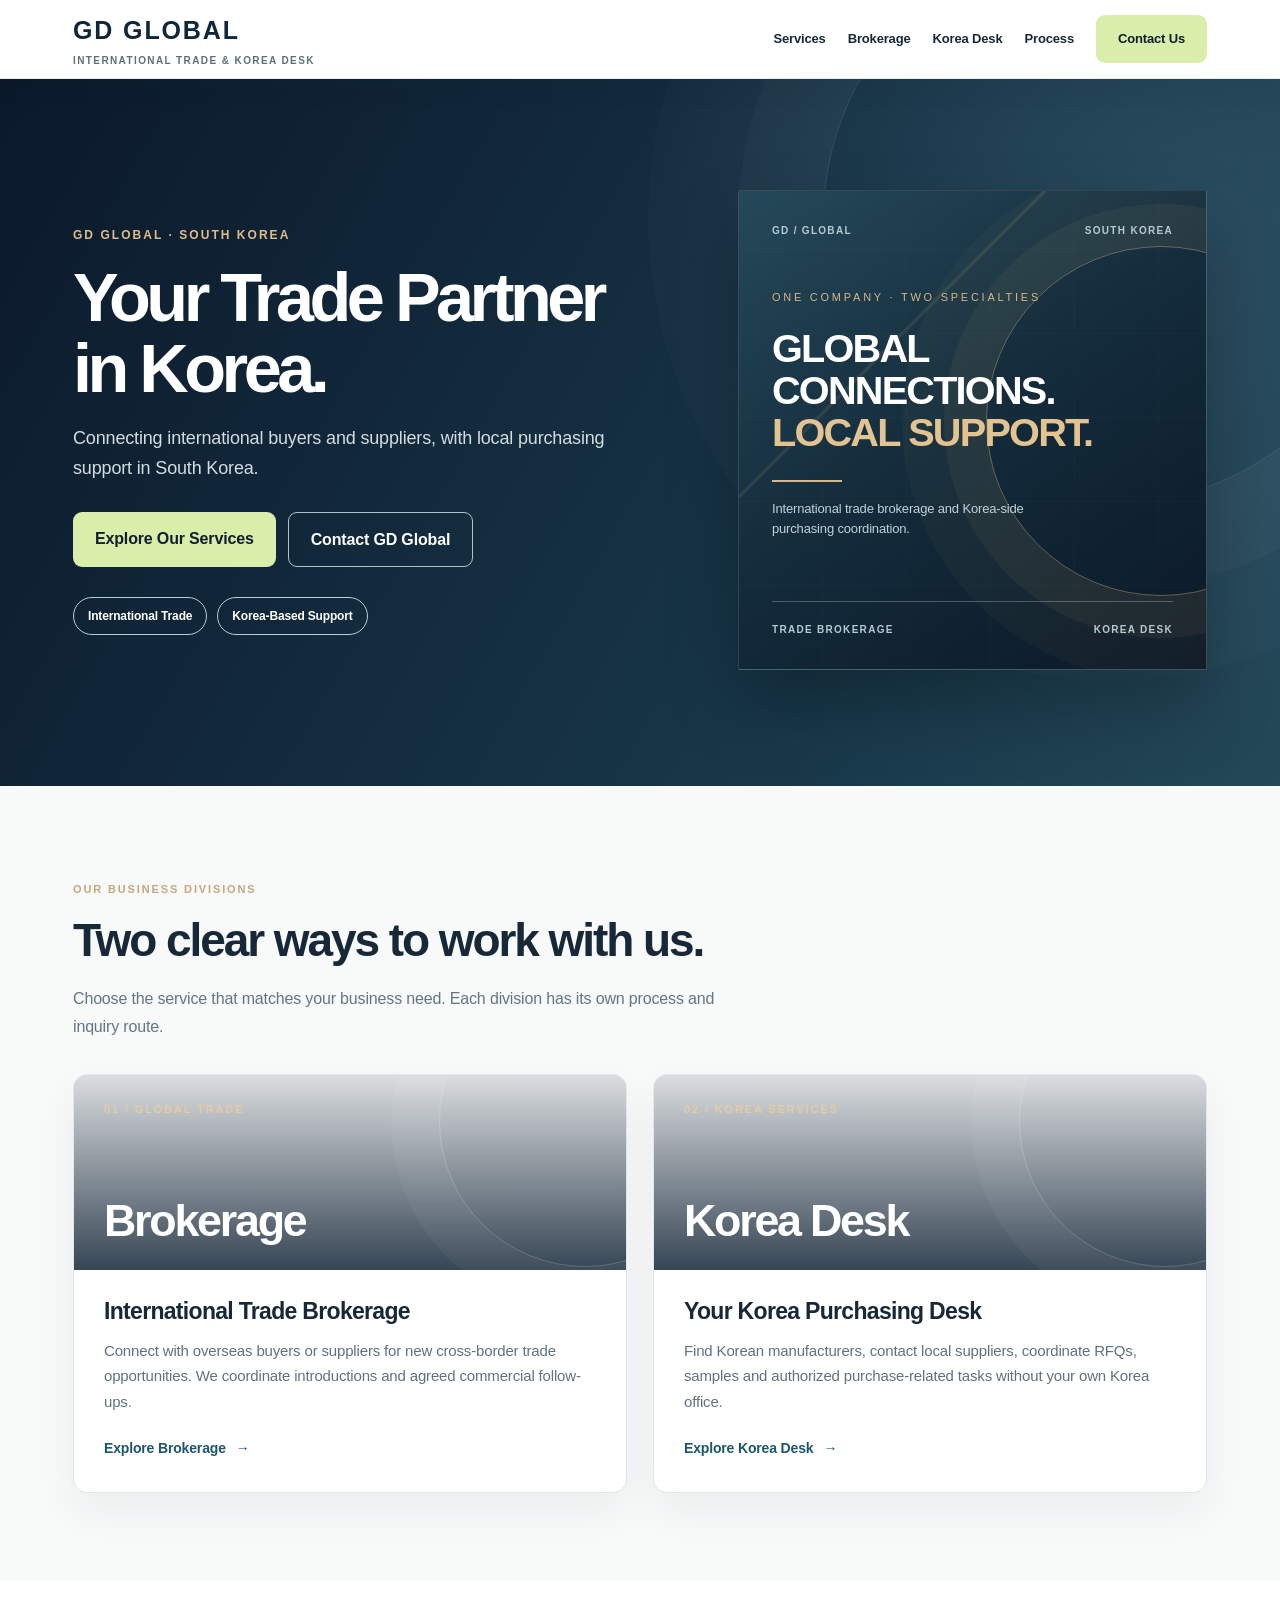
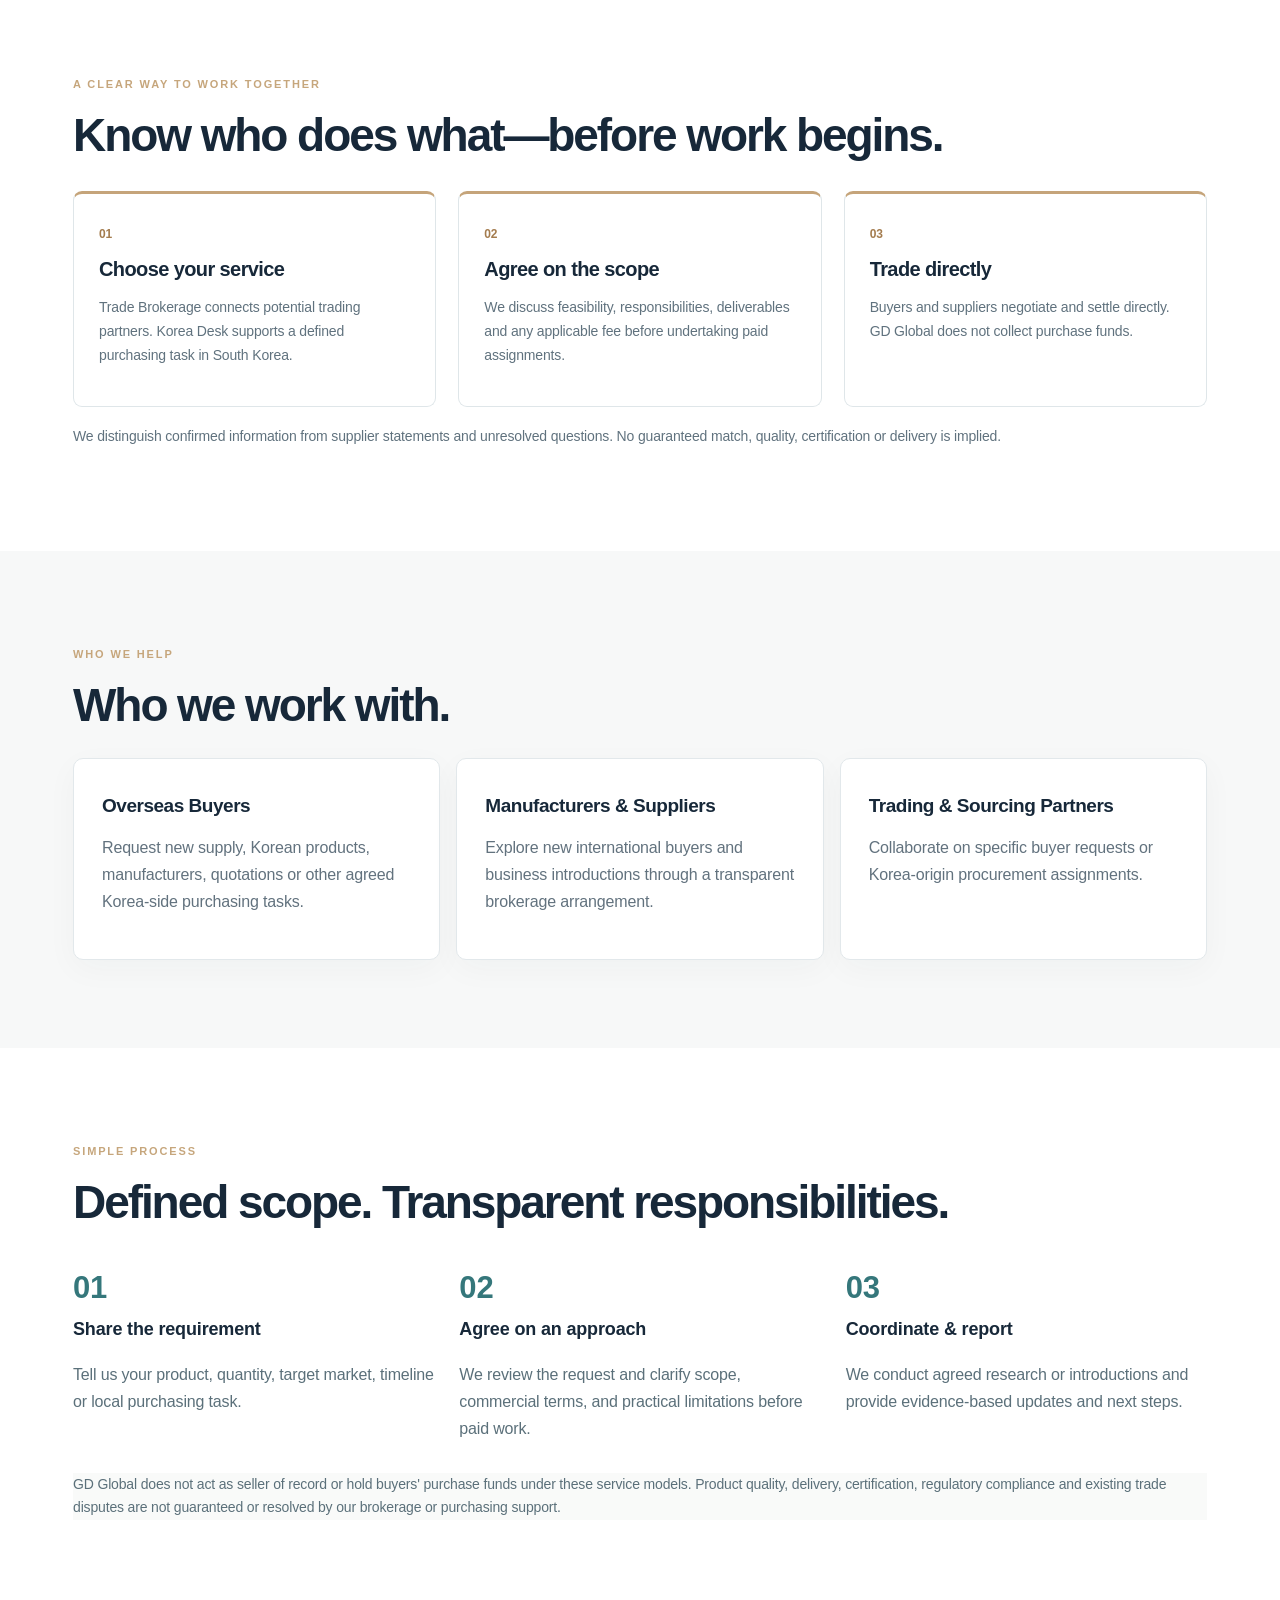
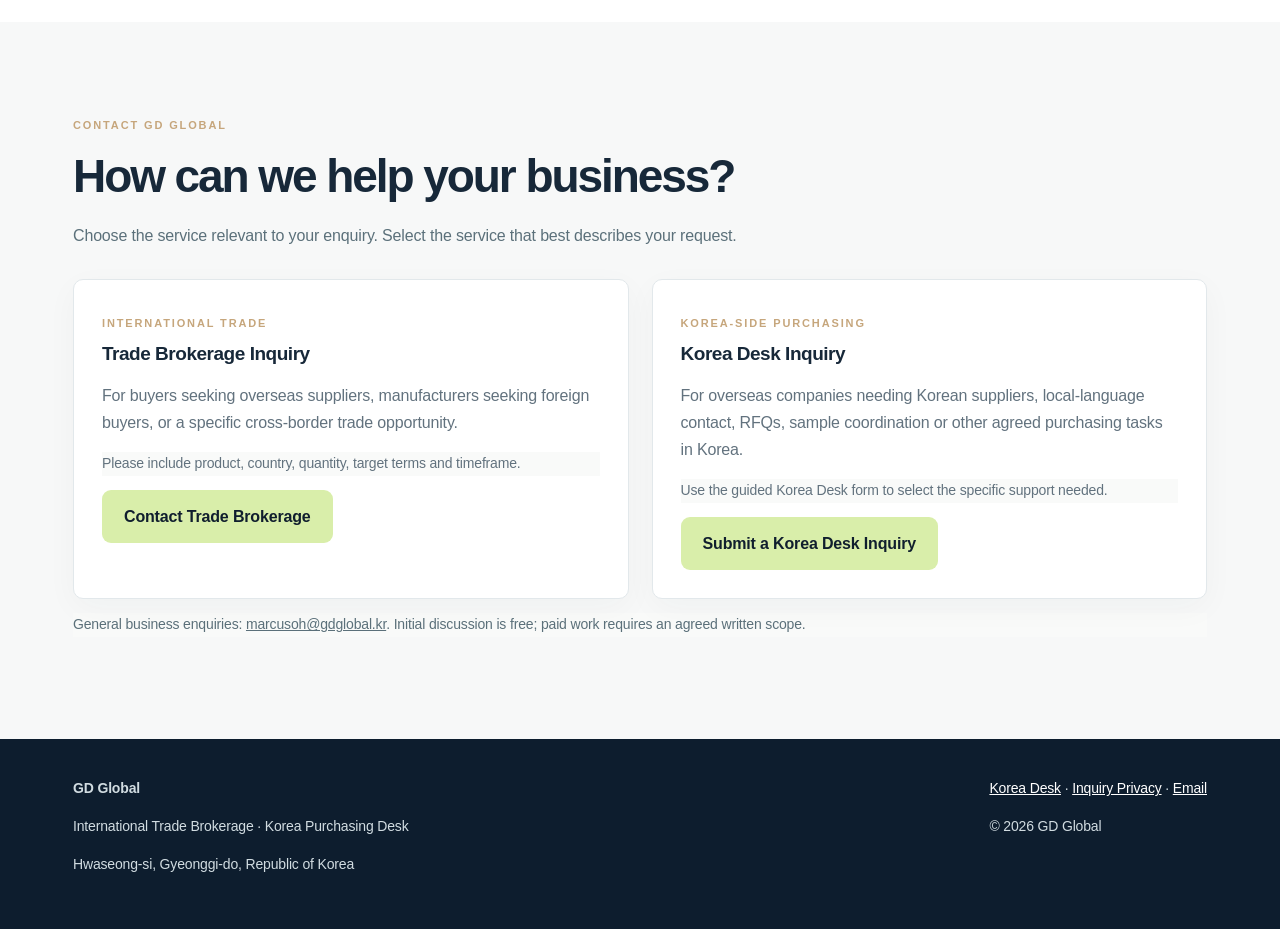
<file: index.html>
<!doctype html><html lang="en"><head><meta charset="utf-8"><meta name="viewport" content="width=device-width,initial-scale=1">
<title>GD Global | Trade Brokerage & Korea Purchasing Desk</title>
<meta name="description" content="GD Global connects international buyers and suppliers through trade brokerage and provides Korea-side supplier sourcing, RFQs and purchasing coordination through Korea Desk.">
<link rel="canonical" href="https://www.gdglobal.kr/"><meta name="robots" content="index,follow"><link rel="icon" href="/favicon.svg" type="image/svg+xml">
<meta property="og:type" content="website"><meta property="og:title" content="GD Global | Global Trade Brokerage & Korea Desk"><meta property="og:description" content="One company, two clear services: international trade brokerage and practical Korea-side purchasing support."><meta property="og:url" content="https://www.gdglobal.kr/">
<script type="application/ld+json">{"@context":"https://schema.org","@type":"Organization","name":"GD Global","url":"https://www.gdglobal.kr/","email":"marcusoh@gdglobal.kr","address":{"@type":"PostalAddress","addressLocality":"Hwaseong-si","addressRegion":"Gyeonggi-do","addressCountry":"KR"},"hasOfferCatalog":{"@type":"OfferCatalog","name":"GD Global Services","itemListElement":[{"@type":"OfferCatalog","name":"International Trade Brokerage"},{"@type":"OfferCatalog","name":"Korea Desk — Purchasing Support"}]}}</script>
<style>
:root{--ink:#15313e;--navy:#0e2734;--muted:#5b707a;--paper:#f5f8f7;--line:#dfe8e6;--green:#d9eeaa;--max:1110px}
*{box-sizing:border-box}html{scroll-behavior:smooth;scroll-padding-top:104px}body{margin:0;color:var(--ink);font:16px/1.66 system-ui,-apple-system,"Segoe UI",sans-serif}a{color:inherit}button,input,select,textarea{font:inherit}.wrap{max-width:var(--max);margin:auto;padding:0 24px}header{position:fixed;inset:0 0 auto 0;width:100%;background:rgba(255,255,255,.97);z-index:1000;border-bottom:1px solid var(--line);box-shadow:0 4px 22px rgba(14,39,52,.08);backdrop-filter:blur(12px)}body{padding-top:78px}.nav{min-height:78px;display:flex;align-items:center;justify-content:space-between;gap:20px}.brand{font-size:25px;font-weight:850;text-decoration:none;letter-spacing:-.06em;white-space:nowrap}.brand small{display:block;font-size:10px;letter-spacing:.15em;color:var(--muted);font-weight:700}.links{display:flex;gap:22px;align-items:center}.links a{text-decoration:none;font-size:13px;font-weight:760;white-space:nowrap}.links a:hover{color:#277a74}.links a:focus-visible,.btn:focus-visible{outline:3px solid #347f81;outline-offset:4px}.btn{display:inline-block;background:var(--green);padding:13px 22px;border-radius:9px;color:var(--navy);font-weight:800;text-decoration:none}.btn.alt{background:transparent;color:#fff;border:1px solid #abc5cb}.hero{background:linear-gradient(120deg,#0b2734,#205265);color:#fff;padding:90px 0 96px}.eyebrow{letter-spacing:.14em;text-transform:uppercase;color:#c7e99d;font-weight:800;font-size:12px}h1{font-size:clamp(42px,6.5vw,75px);line-height:1.08;letter-spacing:-.06em;max-width:840px;margin:17px 0}h2{font-size:clamp(30px,4vw,47px);line-height:1.15;letter-spacing:-.045em;margin:12px 0 18px}h3{font-size:23px;line-height:1.26;letter-spacing:-.03em}.hero p{font-size:19px;color:#d8e7e7;max-width:725px}.actions{display:flex;gap:12px;flex-wrap:wrap;margin-top:28px}.section{padding:74px 0}.light{background:var(--paper)}.intro{max-width:730px;color:var(--muted)}.pills{display:flex;gap:10px;flex-wrap:wrap;margin-top:30px}.pill{display:inline-block;padding:8px 14px;border:1px solid #b4d0d5;border-radius:40px;font-size:12px;font-weight:700}.grid2{display:grid;grid-template-columns:1fr 1fr;gap:23px;margin-top:30px}.grid3{display:grid;grid-template-columns:repeat(3,1fr);gap:16px;margin-top:25px}.card{background:#fff;border:1px solid var(--line);border-radius:15px;padding:29px}.card h3{margin:7px 0 12px}.card p,.card li{color:var(--muted)}.card ul{padding-left:20px}.tag{letter-spacing:.12em;font-size:11px;font-weight:850;color:#34716e;text-transform:uppercase}.card-link{font-weight:800;color:#175f64}.scope{border-top:1px solid var(--line);margin-top:24px;padding-top:17px;font-size:13px;color:var(--muted)}.steps{display:grid;grid-template-columns:repeat(3,1fr);gap:25px;margin-top:32px}.step b{font-size:31px;color:#35777b;display:block}.step strong{display:block;font-size:18px}.step p{color:var(--muted)}.contact{background:#f2f7ef;border:1px solid #d8e6d6;border-radius:17px;padding:34px;margin-top:32px;display:flex;justify-content:space-between;align-items:center;gap:20px}.note{color:var(--muted);font-size:14px}footer{background:var(--navy);color:#d6e4e8;padding:38px 0;font-size:14px}footer a{color:#fff}.foot{display:flex;justify-content:space-between;gap:30px;flex-wrap:wrap}.mobile{display:none}@media(max-width:820px){body{padding-top:78px}.links{gap:12px}.links a:not(.primary){display:none}.grid2,.grid3,.steps{grid-template-columns:1fr}.hero{padding:67px 0}.section{padding:50px 0}.contact{display:block}.contact .btn{margin-top:12px}}@media(max-width:440px){.links .primary{font-size:12px;padding:9px 12px}.brand{font-size:22px}}
</style><style id="inquiry-modal-css">dialog#inquiryDialog{border:0;border-radius:18px;max-width:min(620px,calc(100vw - 26px));width:100%;padding:0;box-shadow:0 25px 85px #061e2b77;color:#15313e}dialog#inquiryDialog::backdrop{background:#041f2b99}.inq-inner{padding:28px}.inq-head{display:flex;justify-content:space-between;gap:18px;align-items:flex-start}.inq-close{border:1px solid #d4e1e4;border-radius:9px;background:white;padding:5px 12px;font-size:22px;cursor:pointer}.inq-field{display:block;font-weight:700;font-size:13px;margin:12px 0 5px}.inq-inner input,.inq-inner select,.inq-inner textarea{width:100%;border:1px solid #b7cbd0;border-radius:8px;padding:10px;font:inherit}.inq-inner textarea{min-height:95px}.inq-actions{display:flex;gap:10px;align-items:center;margin-top:16px}.inq-submit{background:#d9eeaa;color:#102b3a;border:0;border-radius:9px;padding:13px 22px;cursor:pointer;font-weight:800}.inq-status{font-size:13px;margin:13px 0}.inq-small{font-size:12px;color:#657980}.inq-hp{position:absolute;left:-9999px}.inq-inner h2{font-size:26px;margin:0}.inq-inner p{margin:7px 0}@media(max-width:500px){.inq-inner{padding:18px}}</style><link rel="stylesheet" href="/gd-global-theme-20261029.css?v=20261029-2"><style id="gd-impact-20261029">
.hero{min-height:660px!important;display:flex;align-items:center;overflow:hidden!important}
.hero>.wrap{display:grid!important;grid-template-columns:minmax(0,1.12fr) minmax(330px,.88fr);gap:6%;align-items:center;width:100%}
.hero .impact-hero-copy{position:relative;z-index:2}
.hero h1{font-size:clamp(49px,5.35vw,78px)!important;line-height:1.04!important;max-width:680px!important;letter-spacing:-.066em!important}
.hero .eyebrow{font-size:12px!important;color:#dfbd8b!important}
.hero .impact-hero-copy>p{max-width:590px!important;color:#d4dce0!important}
.impact-visual{height:480px;position:relative;overflow:hidden;border-radius:2px;background:linear-gradient(145deg,#25495a,#142c3c 48%,#0b1826);border:1px solid rgba(220,231,232,.19);box-shadow:0 35px 70px rgba(0,0,0,.26);padding:31px 33px;color:#fff;display:flex;flex-direction:column;justify-content:space-between;isolation:isolate}
.impact-visual:before{content:"";position:absolute;inset:0;background:linear-gradient(135deg,transparent 0 32%,rgba(210,173,112,.12) 32.2% 32.5%,transparent 32.7%),repeating-linear-gradient(90deg,transparent 0 83px,rgba(255,255,255,.035) 84px),repeating-linear-gradient(0deg,transparent 0 83px,rgba(255,255,255,.035) 84px);z-index:-2}
.impact-orbit{width:350px;height:350px;position:absolute;right:-130px;top:55px;border:1px solid rgba(221,184,124,.43);border-radius:50%;box-shadow:0 0 0 42px rgba(221,184,124,.06),0 0 0 84px rgba(221,184,124,.035);z-index:-1}
.impact-top,.impact-bottom{display:flex;justify-content:space-between;gap:10px;font-size:10px;letter-spacing:.13em;color:#b6cad2;font-weight:700}
.impact-bottom{border-top:1px solid rgba(255,255,255,.25);padding-top:19px}
.impact-center{padding:20px 0}.impact-index{display:block;color:#d5b786;font-size:11px;letter-spacing:.25em;margin-bottom:20px}
.impact-center strong{font-size:clamp(31px,3.1vw,46px);line-height:1.07;letter-spacing:-.045em;font-weight:800;display:block}
.impact-center em{color:#e3c392;font-style:normal}
.impact-line{height:2px;width:70px;background:#d8b784;margin:26px 0 17px}
.impact-center p{max-width:290px!important;font-size:13px!important;color:#c1d1d8!important;line-height:1.55!important}
@media(max-width:950px){.hero>.wrap{gap:3%;grid-template-columns:1fr 330px}.impact-visual{height:420px;padding:25px}.hero h1{font-size:clamp(39px,5vw,59px)!important}}
@media(max-width:750px){.hero{min-height:unset!important}.hero>.wrap{display:block!important}.impact-visual{height:340px;margin-top:36px;padding:22px}.hero h1{font-size:clamp(40px,10vw,59px)!important}.impact-center strong{font-size:34px}.impact-center{padding:12px 0}.impact-center p{font-size:12px!important}}
</style><style id="gd-division-overhaul">
.gd-main-hero{min-height:560px!important}.gd-main-hero h1{max-width:660px!important}
.gd-divisions{background:#f8f9f9!important}.gd-divisions .intro{max-width:670px;color:#647682}
.gd-division-grid{display:grid;grid-template-columns:repeat(2,minmax(0,1fr));gap:26px;margin-top:34px}
.gd-division-card{background:#fff;border:1px solid #e2e7ea;border-radius:14px;overflow:hidden;box-shadow:0 18px 44px rgba(17,41,60,.055);transition:transform .2s,box-shadow .2s}
.gd-division-card:hover{transform:translateY(-5px);box-shadow:0 26px 58px rgba(17,41,60,.12)}
.gd-division-art{min-height:195px;padding:25px 30px;display:flex;flex-direction:column;justify-content:space-between;color:white;position:relative;overflow:hidden}
.gd-division-art:after{content:"";width:290px;height:290px;border:1px solid rgba(255,255,255,.2);border-radius:50%;position:absolute;right:-105px;top:-100px;box-shadow:0 0 0 48px rgba(255,255,255,.04)}
.gd-broker-art{background:linear-gradient(120deg,#122b42,#30566c)}
.gd-korea-art{background:linear-gradient(120deg,#173d45,#39716e)}
.gd-division-art span{font-size:11px;letter-spacing:.17em;color:#e6caa1;font-weight:750;z-index:1}
.gd-division-art strong{font-size:clamp(33px,3.5vw,47px);letter-spacing:-.05em;line-height:1.1;z-index:1}
.gd-division-body{padding:27px 30px 31px}.gd-division-body h3{font-size:23px;line-height:1.25;letter-spacing:-.03em;margin:0 0 12px}
.gd-division-body p{font-size:15px;color:#61727d;min-height:76px;margin:0 0 20px}
.gd-division-link{font-size:14px;font-weight:750;text-decoration:none;color:#1b576b;display:inline-flex;gap:10px;align-items:center}
.gd-division-link:hover{text-decoration:underline}
@media(max-width:740px){.gd-division-grid{grid-template-columns:1fr}.gd-division-art{min-height:165px}.gd-division-body p{min-height:unset}.gd-main-hero{min-height:unset!important}}
</style><style>.gd-assurance{background:#fff}.gd-assurance-grid{display:grid;grid-template-columns:repeat(3,1fr);gap:22px;margin-top:28px}.gd-assurance-grid article{padding:25px;border:1px solid #dfe6e9;border-top:3px solid #c5a47a;border-radius:9px}.gd-assurance-grid strong{font-size:12px;color:#a47c4e}.gd-assurance-grid h3{margin:11px 0;font-size:20px}.gd-assurance-grid p,.gd-assurance-note{color:#60727e;font-size:14px}.gd-assurance-note{margin-top:18px}@media(max-width:760px){.gd-assurance-grid{grid-template-columns:1fr}}</style></head><body>
<div id="top"></div><header><div class="wrap nav"><a class="brand" href="#top">GD GLOBAL<small>INTERNATIONAL TRADE & KOREA DESK</small></a><div class="links"><a href="#services">Services</a><a href="https://www.gdglobal.kr/brokerage/" title="Open Brokerage service page">Brokerage</a><a href="https://www.gdglobal.kr/korea-desk/" title="Open Korea Desk service page">Korea Desk</a><a href="#how">Process</a><a class="btn primary" href="#contact">Contact Us</a></div></div></header>
<main><section class="hero gd-main-hero"><div class="wrap"><div class="impact-hero-copy"><div class="eyebrow">GD GLOBAL · SOUTH KOREA</div><h1>Your Trade Partner<br>in Korea.</h1><p>Connecting international buyers and suppliers, with local purchasing support in South Korea.</p><div class="actions"><a class="btn" href="#services">Explore Our Services</a><a class="btn alt" href="#contact">Contact GD Global</a></div><div class="pills"><span class="pill">International Trade</span><span class="pill">Korea-Based Support</span></div></div><aside class="impact-visual" aria-label="GD Global service areas"><div class="impact-orbit"></div><div class="impact-top"><span>GD / GLOBAL</span><span>SOUTH KOREA</span></div><div class="impact-center"><span class="impact-index">ONE COMPANY · TWO SPECIALTIES</span><strong>GLOBAL<br>CONNECTIONS.<br><em>LOCAL SUPPORT.</em></strong><div class="impact-line"></div><p>International trade brokerage and Korea-side purchasing coordination.</p></div><div class="impact-bottom"><span>TRADE BROKERAGE</span><span>KOREA DESK</span></div></aside></div></section>
<section class="section gd-divisions" id="services"><div class="wrap"><span class="tag">OUR BUSINESS DIVISIONS</span><h2>Two clear ways to work with us.</h2><p class="intro">Choose the service that matches your business need. Each division has its own process and inquiry route.</p><div class="gd-division-grid"><article class="gd-division-card"><div class="gd-division-art gd-broker-art" style="background-image:linear-gradient(0deg,rgba(10,29,47,.82),rgba(10,29,47,.15)),url(https://images.unsplash.com/photo-1494412519320-aa613dfb7738?auto=format%26fit=crop%26w=1200%26q=82);background-size:cover;background-position:center"><span>01 / GLOBAL TRADE</span><strong>Brokerage</strong></div><div class="gd-division-body"><h3>International Trade Brokerage</h3><p>Connect with overseas buyers or suppliers for new cross-border trade opportunities. We coordinate introductions and agreed commercial follow-ups.</p><a href="/brokerage/" class="gd-division-link">Explore Brokerage <span aria-hidden="true">→</span></a></div></article><article class="gd-division-card"><div class="gd-division-art gd-korea-art" style="background-image:linear-gradient(0deg,rgba(10,29,47,.82),rgba(10,29,47,.15)),url(https://images.unsplash.com/photo-1565514020179-026b92b84bb6?auto=format%26fit=crop%26w=1200%26q=82);background-size:cover;background-position:center"><span>02 / KOREA SERVICES</span><strong>Korea Desk</strong></div><div class="gd-division-body"><h3>Your Korea Purchasing Desk</h3><p>Find Korean manufacturers, contact local suppliers, coordinate RFQs, samples and authorized purchase-related tasks without your own Korea office.</p><a href="/korea-desk/" class="gd-division-link">Explore Korea Desk <span aria-hidden="true">→</span></a></div></article></div></div></section>
<section class="section gd-assurance" id="why-gd"><div class="wrap"><span class="tag">A CLEAR WAY TO WORK TOGETHER</span><h2>Know who does what—before work begins.</h2><div class="gd-assurance-grid"><article><strong>01</strong><h3>Choose your service</h3><p>Trade Brokerage connects potential trading partners. Korea Desk supports a defined purchasing task in South Korea.</p></article><article><strong>02</strong><h3>Agree on the scope</h3><p>We discuss feasibility, responsibilities, deliverables and any applicable fee before undertaking paid assignments.</p></article><article><strong>03</strong><h3>Trade directly</h3><p>Buyers and suppliers negotiate and settle directly. GD Global does not collect purchase funds.</p></article></div><p class="gd-assurance-note">We distinguish confirmed information from supplier statements and unresolved questions. No guaranteed match, quality, certification or delivery is implied.</p></div></section><section class="section light" id="who"><div class="wrap"><span class="tag">WHO WE HELP</span><h2>Who we work with.</h2><div class="grid3"><article class="card"><h3>Overseas Buyers</h3><p>Request new supply, Korean products, manufacturers, quotations or other agreed Korea-side purchasing tasks.</p></article><article class="card"><h3>Manufacturers & Suppliers</h3><p>Explore new international buyers and business introductions through a transparent brokerage arrangement.</p></article><article class="card"><h3>Trading & Sourcing Partners</h3><p>Collaborate on specific buyer requests or Korea-origin procurement assignments.</p></article></div></div></section>
<section class="section" id="how"><div class="wrap"><span class="tag">SIMPLE PROCESS</span><h2>Defined scope. Transparent responsibilities.</h2><div class="steps"><div class="step"><b>01</b><strong>Share the requirement</strong><p>Tell us your product, quantity, target market, timeline or local purchasing task.</p></div><div class="step"><b>02</b><strong>Agree on an approach</strong><p>We review the request and clarify scope, commercial terms, and practical limitations before paid work.</p></div><div class="step"><b>03</b><strong>Coordinate & report</strong><p>We conduct agreed research or introductions and provide evidence-based updates and next steps.</p></div></div><p class="note">GD Global does not act as seller of record or hold buyers' purchase funds under these service models. Product quality, delivery, certification, regulatory compliance and existing trade disputes are not guaranteed or resolved by our brokerage or purchasing support.</p></div></section>
<section class="section light" id="contact"><div class="wrap"><span class="tag">CONTACT GD GLOBAL</span><h2>How can we help your business?</h2><p class="intro">Choose the service relevant to your enquiry. Select the service that best describes your request.</p><div class="grid2">
<article class="card" id="brokerage-inquiry"><span class="tag">INTERNATIONAL TRADE</span><h3>Trade Brokerage Inquiry</h3><p>For buyers seeking overseas suppliers, manufacturers seeking foreign buyers, or a specific cross-border trade opportunity.</p><p class="note">Please include product, country, quantity, target terms and timeframe.</p><a class="btn" href="#brokerage-inquiry" data-inquiry="Trade Brokerage">Contact Trade Brokerage</a></article>
<article class="card" id="korea-desk-inquiry"><span class="tag">KOREA-SIDE PURCHASING</span><h3>Korea Desk Inquiry</h3><p>For overseas companies needing Korean suppliers, local-language contact, RFQs, sample coordination or other agreed purchasing tasks in Korea.</p><p class="note">Use the guided Korea Desk form to select the specific support needed.</p><a class="btn" href="/korea-desk/#request">Submit a Korea Desk Inquiry</a></article>
</div><p class="note">General business enquiries: <a href="mailto:marcusoh@gdglobal.kr">marcusoh@gdglobal.kr</a>. Initial discussion is free; paid work requires an agreed written scope.</p></div></section></main>
<footer><div class="wrap foot"><div><strong>GD Global</strong><p>International Trade Brokerage · Korea Purchasing Desk</p><p>Hwaseong-si, Gyeonggi-do, Republic of Korea</p></div><div><a href="/korea-desk/">Korea Desk</a> · <a href="/business-inquiry-privacy.html">Inquiry Privacy</a> · <a href="mailto:marcusoh@gdglobal.kr">Email</a><p>© 2026 GD Global</p></div></div></footer><dialog id="inquiryDialog" aria-labelledby="inqTitle"><div class="inq-inner"><div class="inq-head"><div><span class="tag">GD GLOBAL · BUSINESS INQUIRY</span><h2 id="inqTitle">Send an Inquiry</h2><p class="inq-small">Send directly from this website — no Outlook or email application required.</p></div><button class="inq-close" type="button" id="inqClose" aria-label="Close inquiry form">×</button></div><form id="businessInquiry"><input type="hidden" name="_subject" id="inqSubject"><input type="hidden" name="Service" id="inqService"><input type="hidden" name="_url" value="https://www.gdglobal.kr/"><input class="inq-hp" type="text" name="_honey" tabindex="-1" autocomplete="off"><label class="inq-field" for="inqCompany">Company *</label><input id="inqCompany" name="Company" required maxlength="140" autocomplete="organization"><label class="inq-field" for="inqEmail">Business email *</label><input type="email" id="inqEmail" name="email" required maxlength="160" autocomplete="email"><label class="inq-field" for="inqCountry">Country *</label><input id="inqCountry" name="Country" required maxlength="80"><label class="inq-field" for="inqRole">I am *</label><select id="inqRole" name="Inquiry type" required><option value="">Select</option><option>Buyer seeking supply</option><option>Supplier seeking new buyers</option><option>Business collaboration</option><option>Other business inquiry</option></select><label class="inq-field" for="inqMessage">Product / sourcing requirement / quantity / timing *</label><textarea id="inqMessage" name="Message" required maxlength="3000" placeholder="Tell us what you need. Please do not include confidential drawings or personal identifiers."></textarea><label class="inq-small"><input type="checkbox" required style="width:auto;margin-right:5px">I agree to have this inquiry processed by GD Global and its form-delivery provider for a business response.</label><div class="inq-actions"><button class="inq-submit" type="submit" id="inqSubmit">Send Inquiry</button><span class="inq-small">Free initial inquiry</span></div><p class="inq-status" id="inqStatus" role="status" aria-live="polite"></p><p class="inq-small">Submitted information is transmitted to Web3Forms for email forwarding to GD Global. <a href="/business-inquiry-privacy.html">Privacy information</a>.</p></form></div></dialog><script id="inquiry-modal-js">(function(){const dlg=document.getElementById('inquiryDialog'),f=document.getElementById('businessInquiry'),status=document.getElementById('inqStatus'),btn=document.getElementById('inqSubmit');function open(service){document.getElementById('inqService').value=service;document.getElementById('inqSubject').value='GD Global - '+service+' Inquiry';document.getElementById('inqTitle').textContent=service+' Inquiry';status.textContent='';dlg.showModal();}document.querySelectorAll('[data-inquiry]').forEach(el=>el.addEventListener('click',e=>{e.preventDefault();open(el.getAttribute('data-inquiry'));}));document.getElementById('inqClose').addEventListener('click',()=>dlg.close());dlg.addEventListener('click',e=>{if(e.target===dlg)dlg.close()});f.addEventListener('submit',async e=>{e.preventDefault();if(!f.reportValidity())return;btn.disabled=true;btn.textContent='Sending…';status.textContent='Submitting your request…';try{const fd=new FormData(f),body={access_key:'37063a19-4ee0-4a8c-8a2b-c687e016427e'};for(const [k,v] of fd.entries())body[k]=v;body.subject=body._subject;const res=await fetch('https://api.web3forms.com/submit',{method:'POST',headers:{'Content-Type':'application/json','Accept':'application/json'},body:JSON.stringify(body)});const data=await res.json();if(!res.ok||data.success!==true)throw Error('Not accepted');status.textContent='Request sent to the form service. Please check your email for a reply from GD Global.';f.reset();}catch(err){status.textContent='Unable to submit. Please email marcusoh@gdglobal.kr directly. No message was confirmed delivered.';}finally{btn.disabled=false;btn.textContent='Send Inquiry';}});})();</script></body></html>
</file>
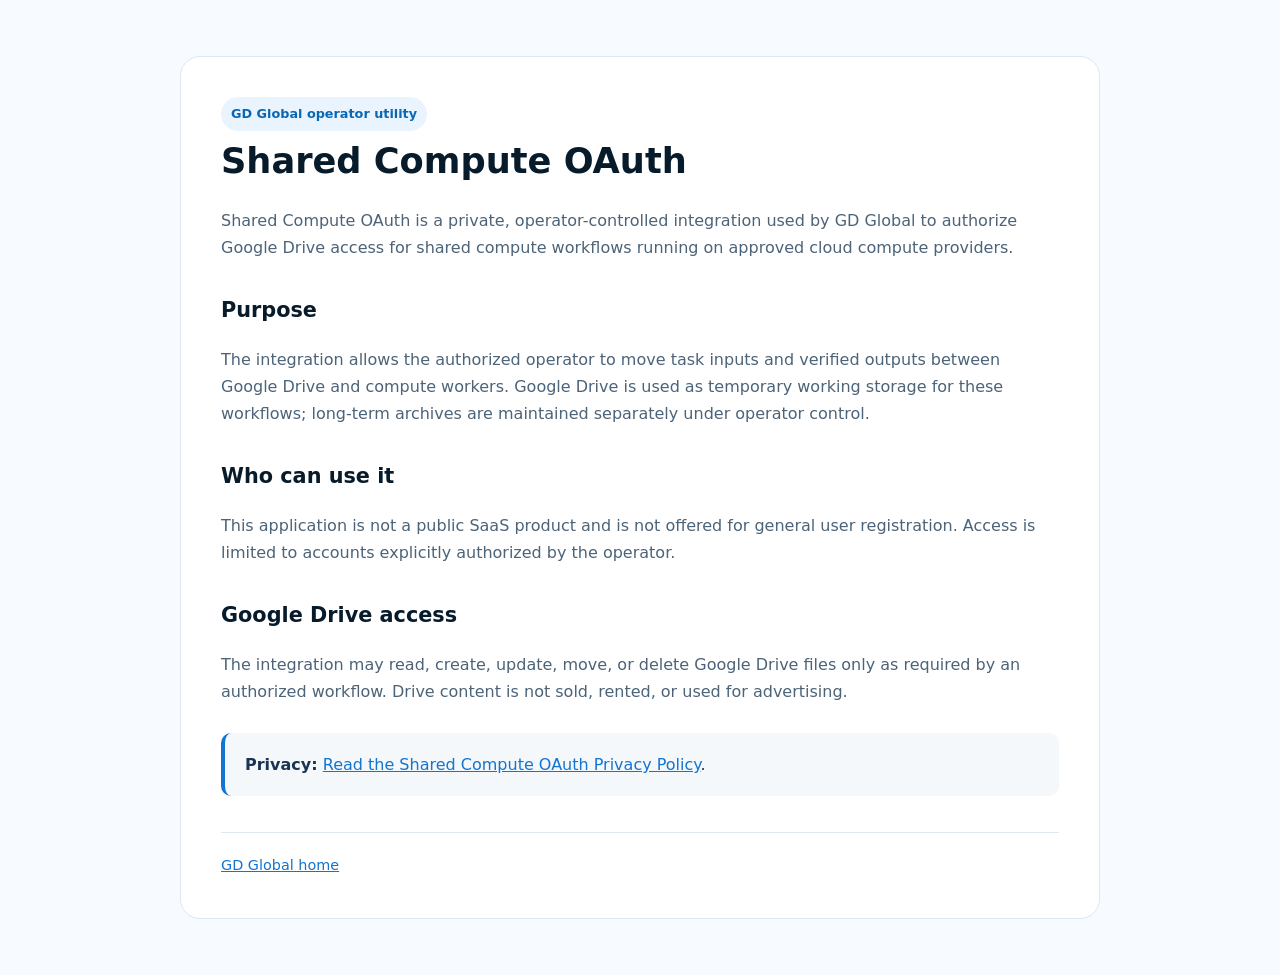
<file: shared-compute-oauth/index.html>
<!doctype html>
<html lang="en">
<head>
  <meta charset="utf-8">
  <meta name="viewport" content="width=device-width, initial-scale=1">
  <meta name="description" content="Shared Compute OAuth is GD Global's operator-only Google Drive integration for authorized compute workflows.">
  <title>Shared Compute OAuth | GD Global</title>
  <style>
    :root{--navy:#071b2b;--blue:#1374d1;--ink:#193453;--muted:#66798a;--line:#dce8f2;--soft:#f7faff}
    *{box-sizing:border-box}
    body{margin:0;background:var(--soft);color:var(--ink);font-family:system-ui,-apple-system,"Segoe UI","Noto Sans KR",sans-serif;line-height:1.7}
    main{width:min(920px,calc(100% - 40px));margin:56px auto;background:#fff;border:1px solid var(--line);border-radius:20px;padding:40px}
    h1,h2{color:var(--navy)} h1{margin:0 0 12px;font-size:2.2rem}
    h2{margin-top:32px;font-size:1.3rem}
    p,li{color:#4c6378}
    a{color:var(--blue)}
    .badge{display:inline-block;padding:6px 10px;border-radius:999px;background:#eaf4ff;color:#0b67b2;font-weight:700;font-size:.8rem}
    .note{margin-top:28px;padding:18px 20px;background:#f4f8fb;border-left:4px solid var(--blue);border-radius:10px}
    footer{margin-top:36px;padding-top:20px;border-top:1px solid var(--line);font-size:.9rem;color:var(--muted)}
  </style>
</head>
<body>
<main>
  <span class="badge">GD Global operator utility</span>
  <h1>Shared Compute OAuth</h1>
  <p>
    Shared Compute OAuth is a private, operator-controlled integration used by GD Global
    to authorize Google Drive access for shared compute workflows running on approved
    cloud compute providers.
  </p>

  <h2>Purpose</h2>
  <p>
    The integration allows the authorized operator to move task inputs and verified
    outputs between Google Drive and compute workers. Google Drive is used as temporary
    working storage for these workflows; long-term archives are maintained separately
    under operator control.
  </p>

  <h2>Who can use it</h2>
  <p>
    This application is not a public SaaS product and is not offered for general user
    registration. Access is limited to accounts explicitly authorized by the operator.
  </p>

  <h2>Google Drive access</h2>
  <p>
    The integration may read, create, update, move, or delete Google Drive files only
    as required by an authorized workflow. Drive content is not sold, rented, or used
    for advertising.
  </p>

  <div class="note">
    <strong>Privacy:</strong>
    <a href="./privacy.html">Read the Shared Compute OAuth Privacy Policy</a>.
  </div>

  <footer>
    <a href="/">GD Global home</a>
  </footer>
</main>
</body>
</html>
</file>
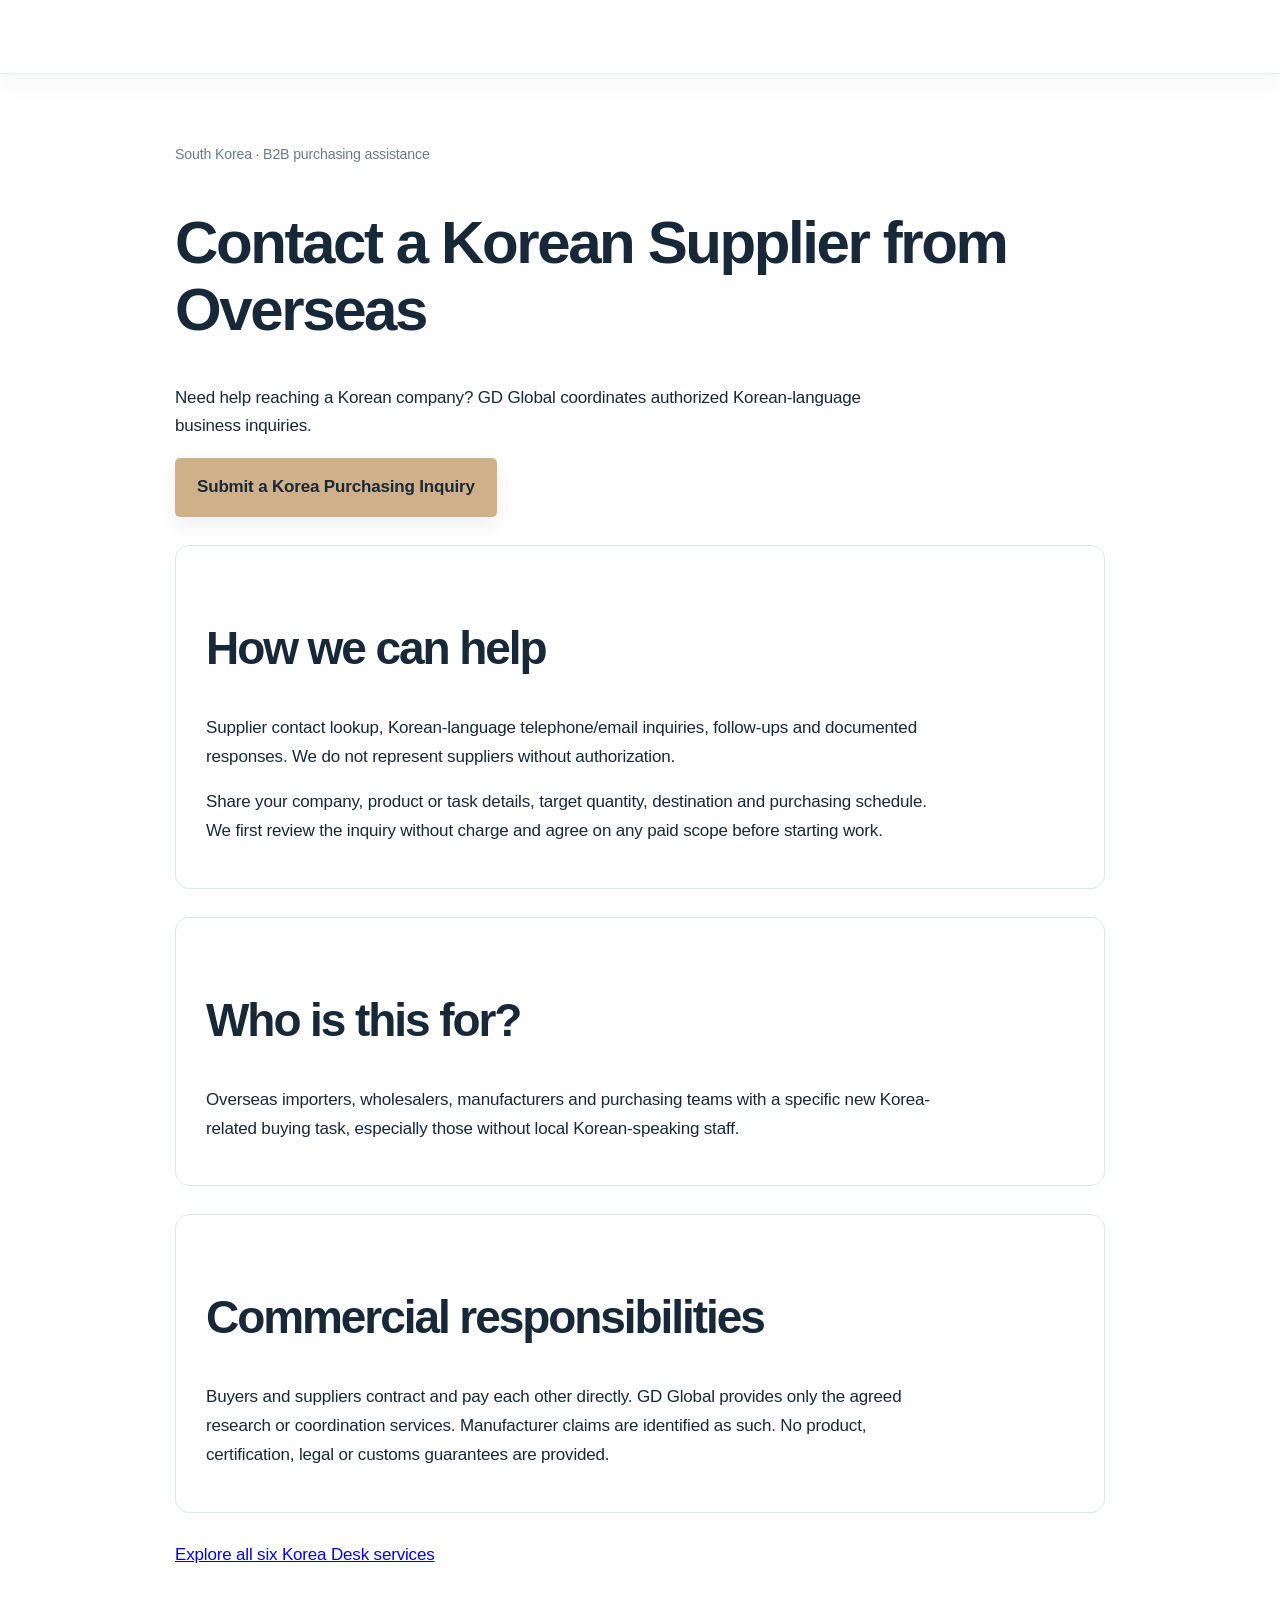
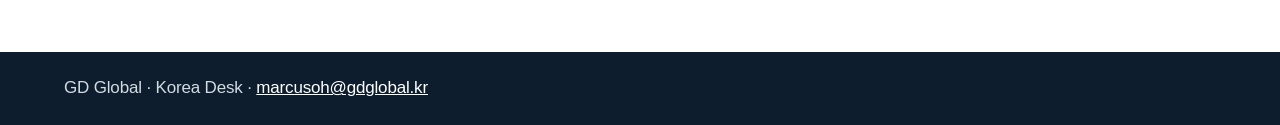
<file: korea-desk/contact-korean-supplier/index.html>
<!doctype html><html lang="en"><head><meta charset="utf-8"><meta name="viewport" content="width=device-width,initial-scale=1"><title>Contact a Korean Supplier from Overseas | GD Global Korea Desk</title><meta name="description" content="Need help reaching a Korean company? GD Global coordinates authorized Korean-language business inquiries."><link rel="canonical" href="https://www.gdglobal.kr/korea-desk/contact-korean-supplier/"><meta name="robots" content="index,follow"><style>body{margin:0;font:17px/1.7 system-ui,Arial;color:#1a3442;background:#f7faf8}header,footer{background:#102b3a;color:white;padding:22px max(5vw,20px)}header a,footer a{color:white}main{max-width:930px;margin:auto;padding:66px 24px}h1{font-size:clamp(36px,6vw,60px);line-height:1.12;letter-spacing:-.04em}h2{margin-top:50px}p{max-width:740px}.button{display:inline-block;background:#d9ee9b;color:#102b3a;padding:15px 22px;border-radius:9px;text-decoration:none;font-weight:800}section{background:white;border:1px solid #dce7e5;padding:25px 30px;border-radius:14px;margin:28px 0}small{color:#697c84}</style><link rel="stylesheet" href="/gd-global-theme-20261029.css?v=20261029-2"></head><body><header><a href="/">GD Global</a> / <a href="/korea-desk/">Korea Desk</a></header><main><small>South Korea · B2B purchasing assistance</small><h1>Contact a Korean Supplier from Overseas</h1><p>Need help reaching a Korean company? GD Global coordinates authorized Korean-language business inquiries.</p><a class="button" href="/korea-desk/#request">Submit a Korea Purchasing Inquiry</a><section><h2>How we can help</h2><p>Supplier contact lookup, Korean-language telephone/email inquiries, follow-ups and documented responses. We do not represent suppliers without authorization.</p><p>Share your company, product or task details, target quantity, destination and purchasing schedule. We first review the inquiry without charge and agree on any paid scope before starting work.</p></section><section><h2>Who is this for?</h2><p>Overseas importers, wholesalers, manufacturers and purchasing teams with a specific new Korea-related buying task, especially those without local Korean-speaking staff.</p></section><section><h2>Commercial responsibilities</h2><p>Buyers and suppliers contract and pay each other directly. GD Global provides only the agreed research or coordination services. Manufacturer claims are identified as such. No product, certification, legal or customs guarantees are provided.</p></section><p><a href="/korea-desk/">Explore all six Korea Desk services</a></p></main><footer>GD Global · Korea Desk · <a href="mailto:marcusoh@gdglobal.kr">marcusoh@gdglobal.kr</a></footer></body></html>
</file>
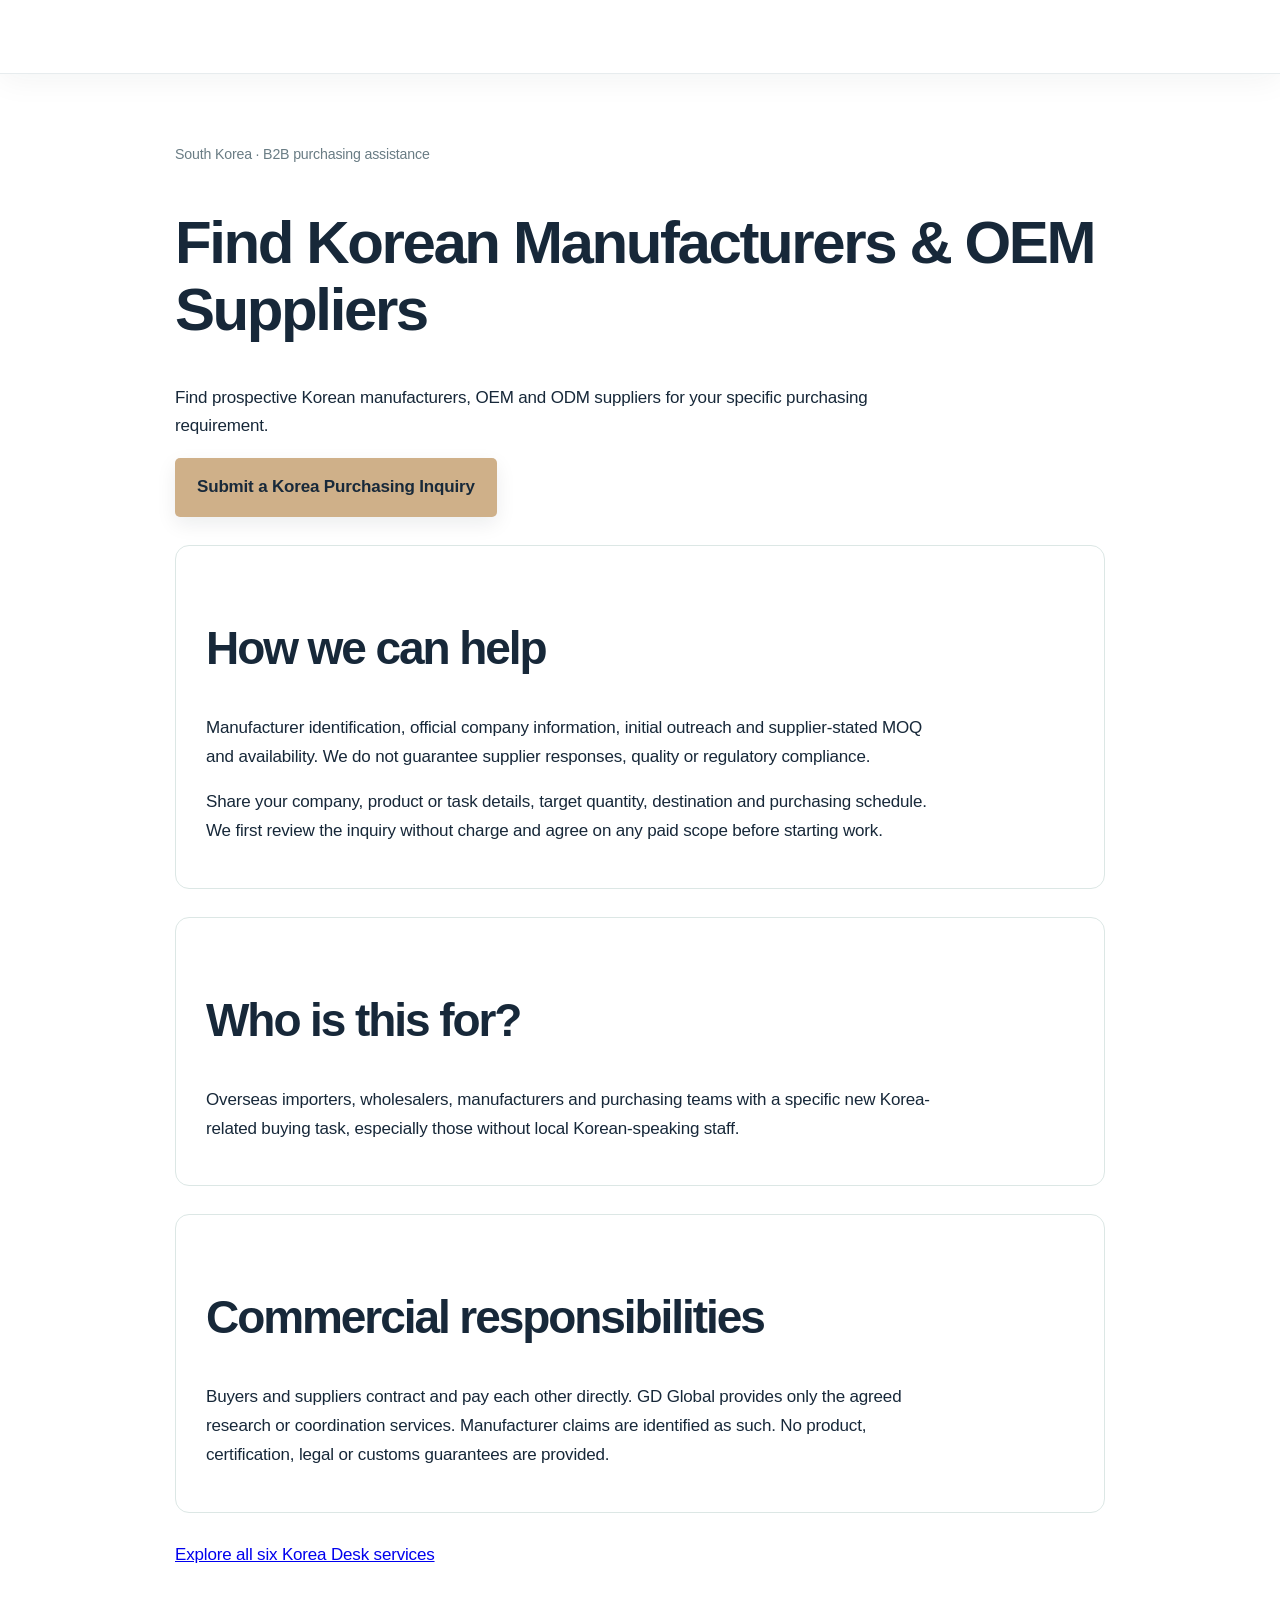
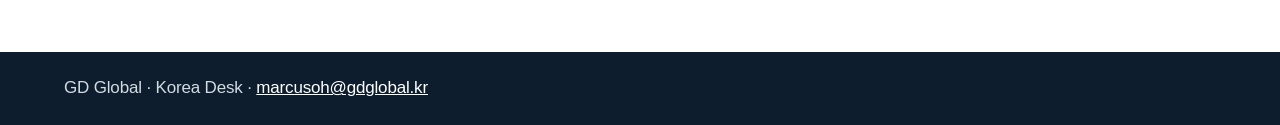
<file: korea-desk/find-korean-manufacturers/index.html>
<!doctype html><html lang="en"><head><meta charset="utf-8"><meta name="viewport" content="width=device-width,initial-scale=1"><title>Find Korean Manufacturers & OEM Suppliers | GD Global Korea Desk</title><meta name="description" content="Find prospective Korean manufacturers, OEM and ODM suppliers for your specific purchasing requirement."><link rel="canonical" href="https://www.gdglobal.kr/korea-desk/find-korean-manufacturers/"><meta name="robots" content="index,follow"><style>body{margin:0;font:17px/1.7 system-ui,Arial;color:#1a3442;background:#f7faf8}header,footer{background:#102b3a;color:white;padding:22px max(5vw,20px)}header a,footer a{color:white}main{max-width:930px;margin:auto;padding:66px 24px}h1{font-size:clamp(36px,6vw,60px);line-height:1.12;letter-spacing:-.04em}h2{margin-top:50px}p{max-width:740px}.button{display:inline-block;background:#d9ee9b;color:#102b3a;padding:15px 22px;border-radius:9px;text-decoration:none;font-weight:800}section{background:white;border:1px solid #dce7e5;padding:25px 30px;border-radius:14px;margin:28px 0}small{color:#697c84}</style><link rel="stylesheet" href="/gd-global-theme-20261029.css?v=20261029-2"></head><body><header><a href="/">GD Global</a> / <a href="/korea-desk/">Korea Desk</a></header><main><small>South Korea · B2B purchasing assistance</small><h1>Find Korean Manufacturers & OEM Suppliers</h1><p>Find prospective Korean manufacturers, OEM and ODM suppliers for your specific purchasing requirement.</p><a class="button" href="/korea-desk/#request">Submit a Korea Purchasing Inquiry</a><section><h2>How we can help</h2><p>Manufacturer identification, official company information, initial outreach and supplier-stated MOQ and availability. We do not guarantee supplier responses, quality or regulatory compliance.</p><p>Share your company, product or task details, target quantity, destination and purchasing schedule. We first review the inquiry without charge and agree on any paid scope before starting work.</p></section><section><h2>Who is this for?</h2><p>Overseas importers, wholesalers, manufacturers and purchasing teams with a specific new Korea-related buying task, especially those without local Korean-speaking staff.</p></section><section><h2>Commercial responsibilities</h2><p>Buyers and suppliers contract and pay each other directly. GD Global provides only the agreed research or coordination services. Manufacturer claims are identified as such. No product, certification, legal or customs guarantees are provided.</p></section><p><a href="/korea-desk/">Explore all six Korea Desk services</a></p></main><footer>GD Global · Korea Desk · <a href="mailto:marcusoh@gdglobal.kr">marcusoh@gdglobal.kr</a></footer></body></html>
</file>
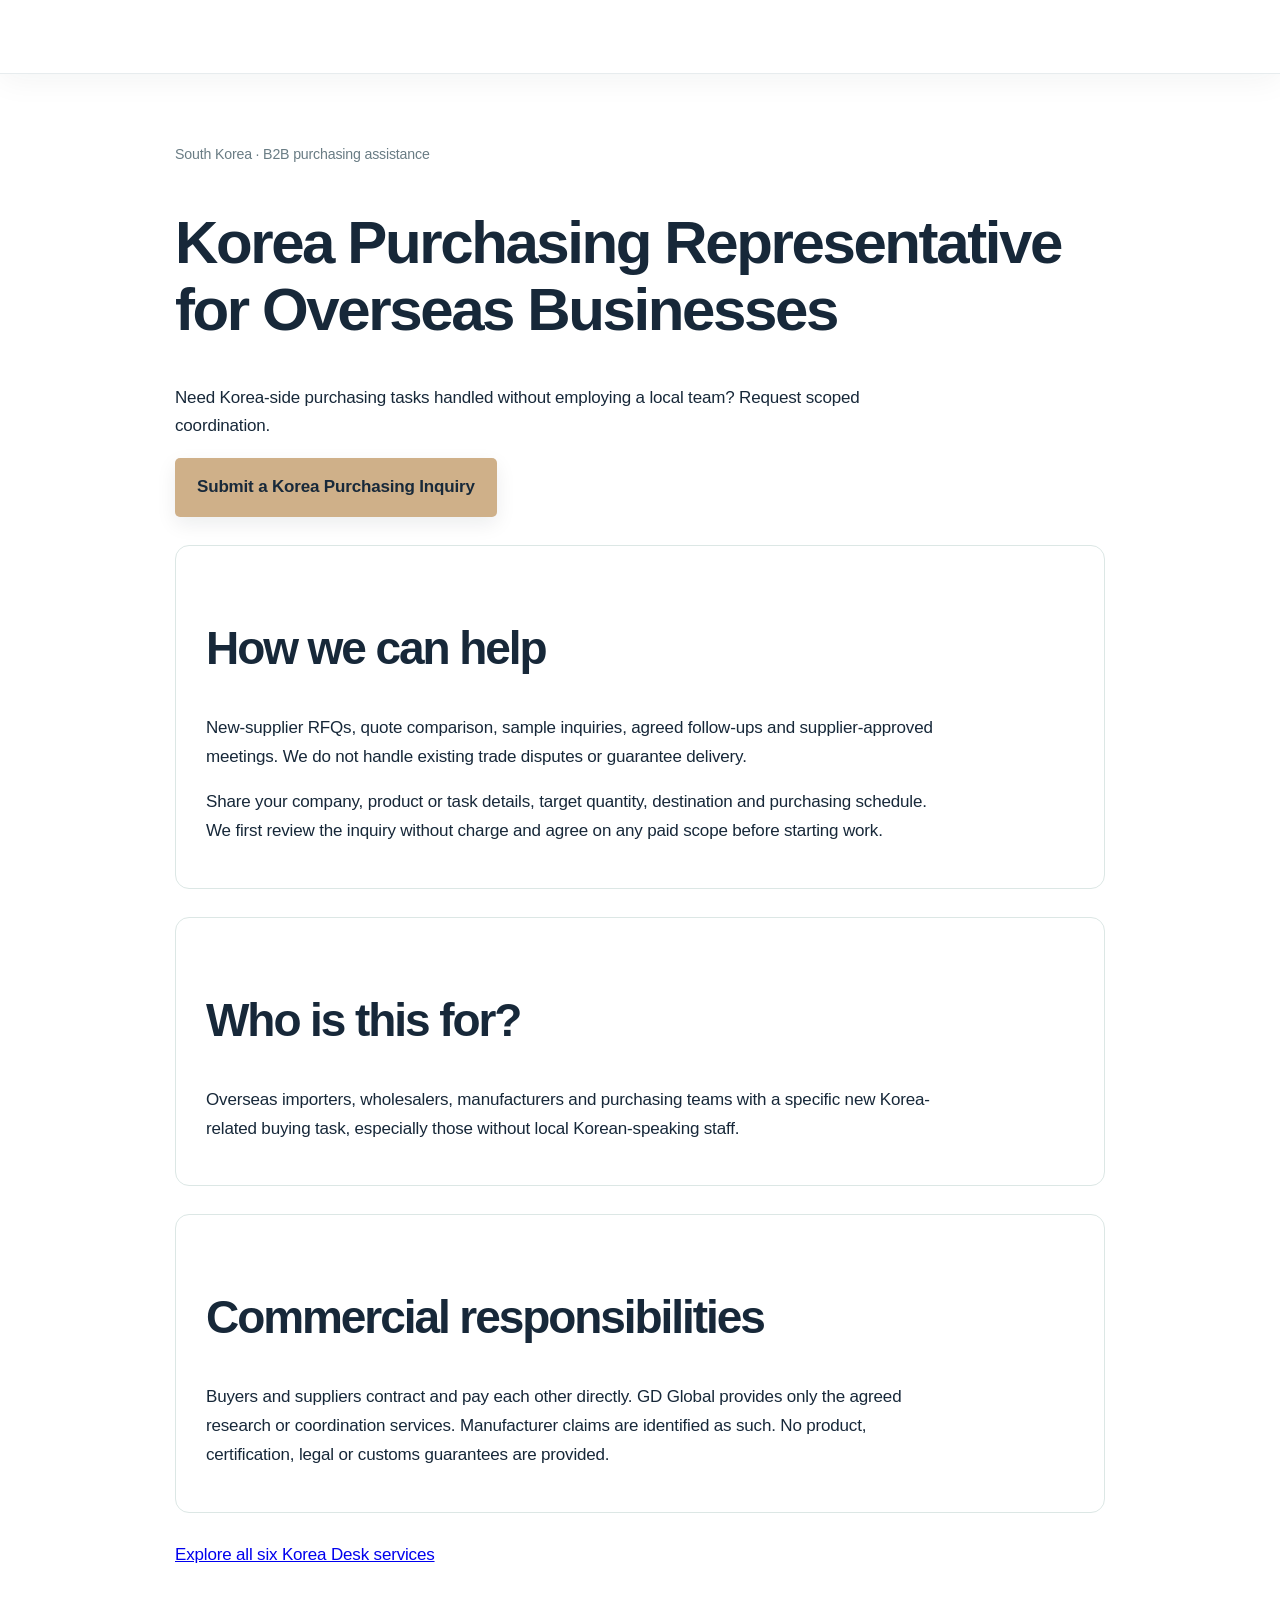
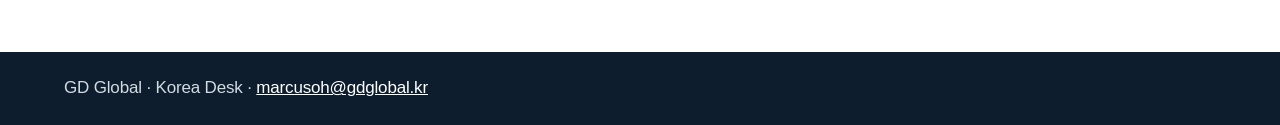
<file: korea-desk/korea-purchasing-representative/index.html>
<!doctype html><html lang="en"><head><meta charset="utf-8"><meta name="viewport" content="width=device-width,initial-scale=1"><title>Korea Purchasing Representative for Overseas Businesses | GD Global Korea Desk</title><meta name="description" content="Need Korea-side purchasing tasks handled without employing a local team? Request scoped coordination."><link rel="canonical" href="https://www.gdglobal.kr/korea-desk/korea-purchasing-representative/"><meta name="robots" content="index,follow"><style>body{margin:0;font:17px/1.7 system-ui,Arial;color:#1a3442;background:#f7faf8}header,footer{background:#102b3a;color:white;padding:22px max(5vw,20px)}header a,footer a{color:white}main{max-width:930px;margin:auto;padding:66px 24px}h1{font-size:clamp(36px,6vw,60px);line-height:1.12;letter-spacing:-.04em}h2{margin-top:50px}p{max-width:740px}.button{display:inline-block;background:#d9ee9b;color:#102b3a;padding:15px 22px;border-radius:9px;text-decoration:none;font-weight:800}section{background:white;border:1px solid #dce7e5;padding:25px 30px;border-radius:14px;margin:28px 0}small{color:#697c84}</style><link rel="stylesheet" href="/gd-global-theme-20261029.css?v=20261029-2"></head><body><header><a href="/">GD Global</a> / <a href="/korea-desk/">Korea Desk</a></header><main><small>South Korea · B2B purchasing assistance</small><h1>Korea Purchasing Representative for Overseas Businesses</h1><p>Need Korea-side purchasing tasks handled without employing a local team? Request scoped coordination.</p><a class="button" href="/korea-desk/#request">Submit a Korea Purchasing Inquiry</a><section><h2>How we can help</h2><p>New-supplier RFQs, quote comparison, sample inquiries, agreed follow-ups and supplier-approved meetings. We do not handle existing trade disputes or guarantee delivery.</p><p>Share your company, product or task details, target quantity, destination and purchasing schedule. We first review the inquiry without charge and agree on any paid scope before starting work.</p></section><section><h2>Who is this for?</h2><p>Overseas importers, wholesalers, manufacturers and purchasing teams with a specific new Korea-related buying task, especially those without local Korean-speaking staff.</p></section><section><h2>Commercial responsibilities</h2><p>Buyers and suppliers contract and pay each other directly. GD Global provides only the agreed research or coordination services. Manufacturer claims are identified as such. No product, certification, legal or customs guarantees are provided.</p></section><p><a href="/korea-desk/">Explore all six Korea Desk services</a></p></main><footer>GD Global · Korea Desk · <a href="mailto:marcusoh@gdglobal.kr">marcusoh@gdglobal.kr</a></footer></body></html>
</file>
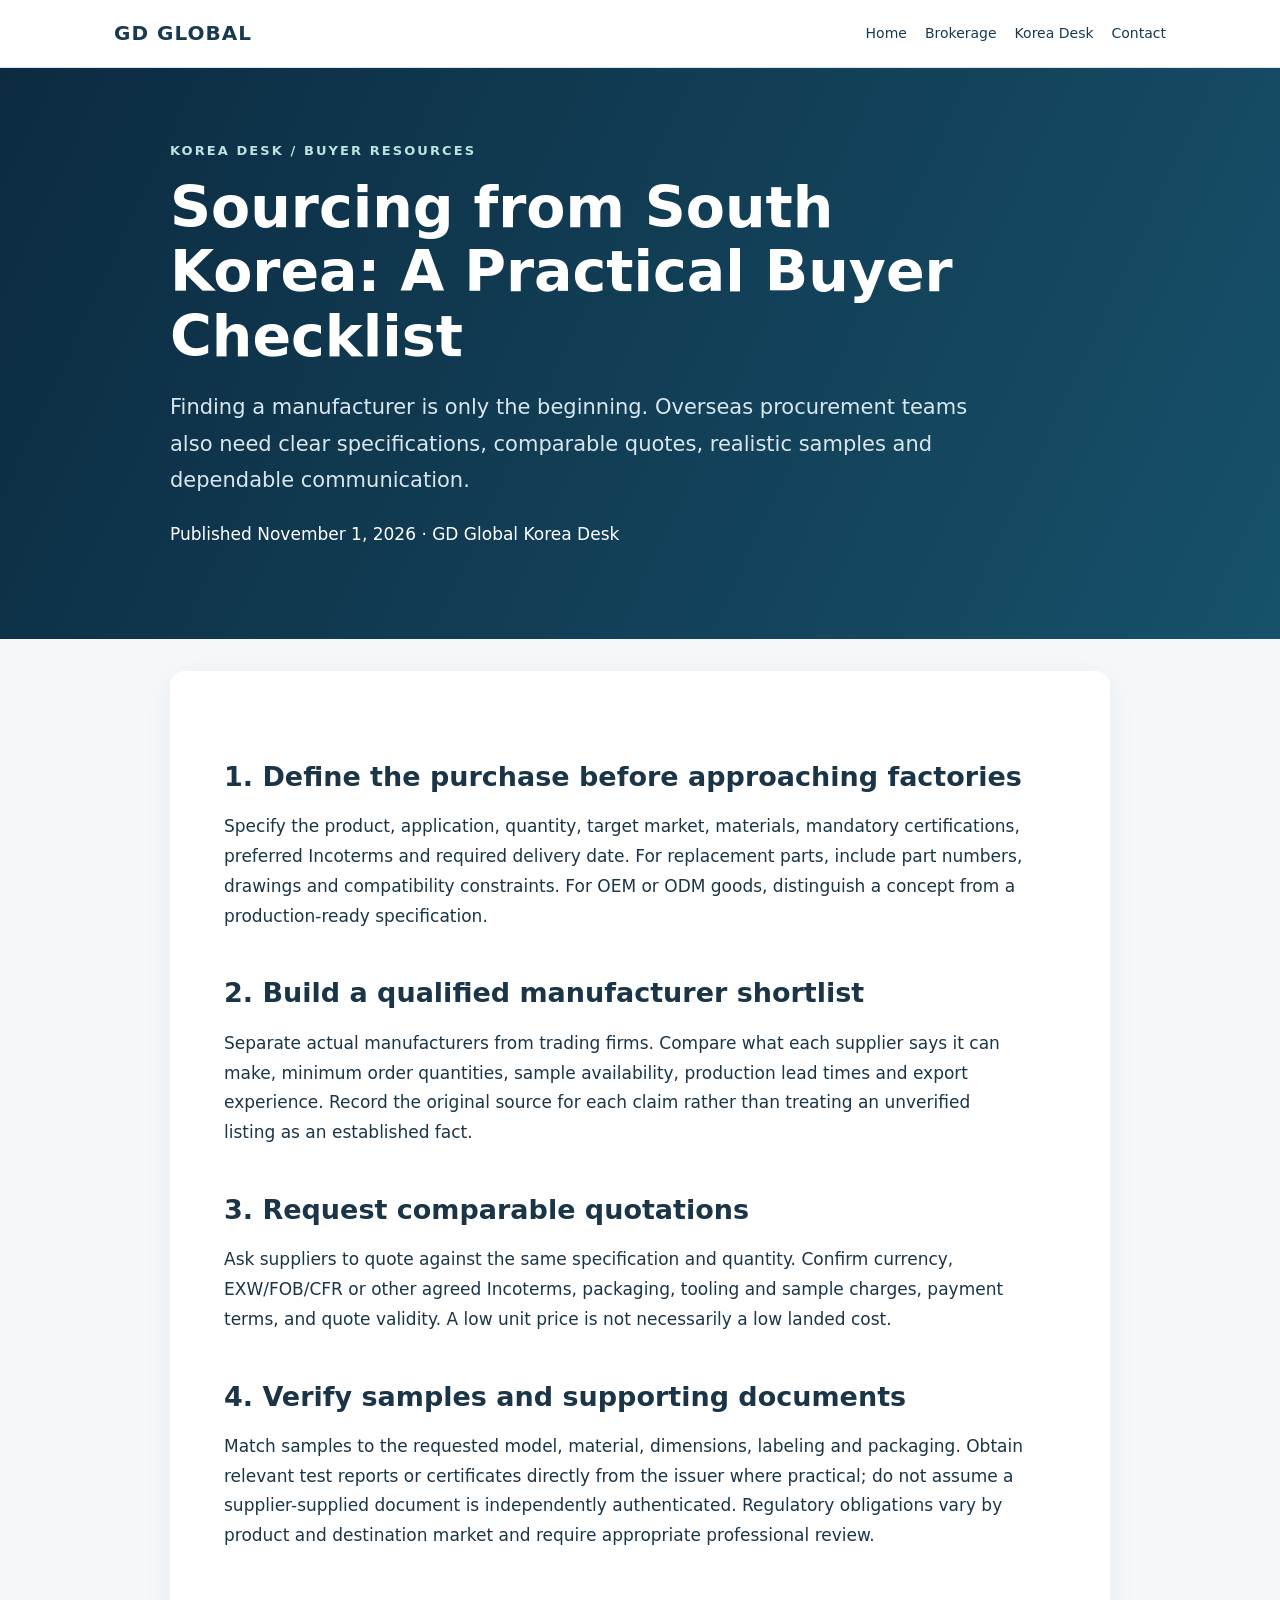
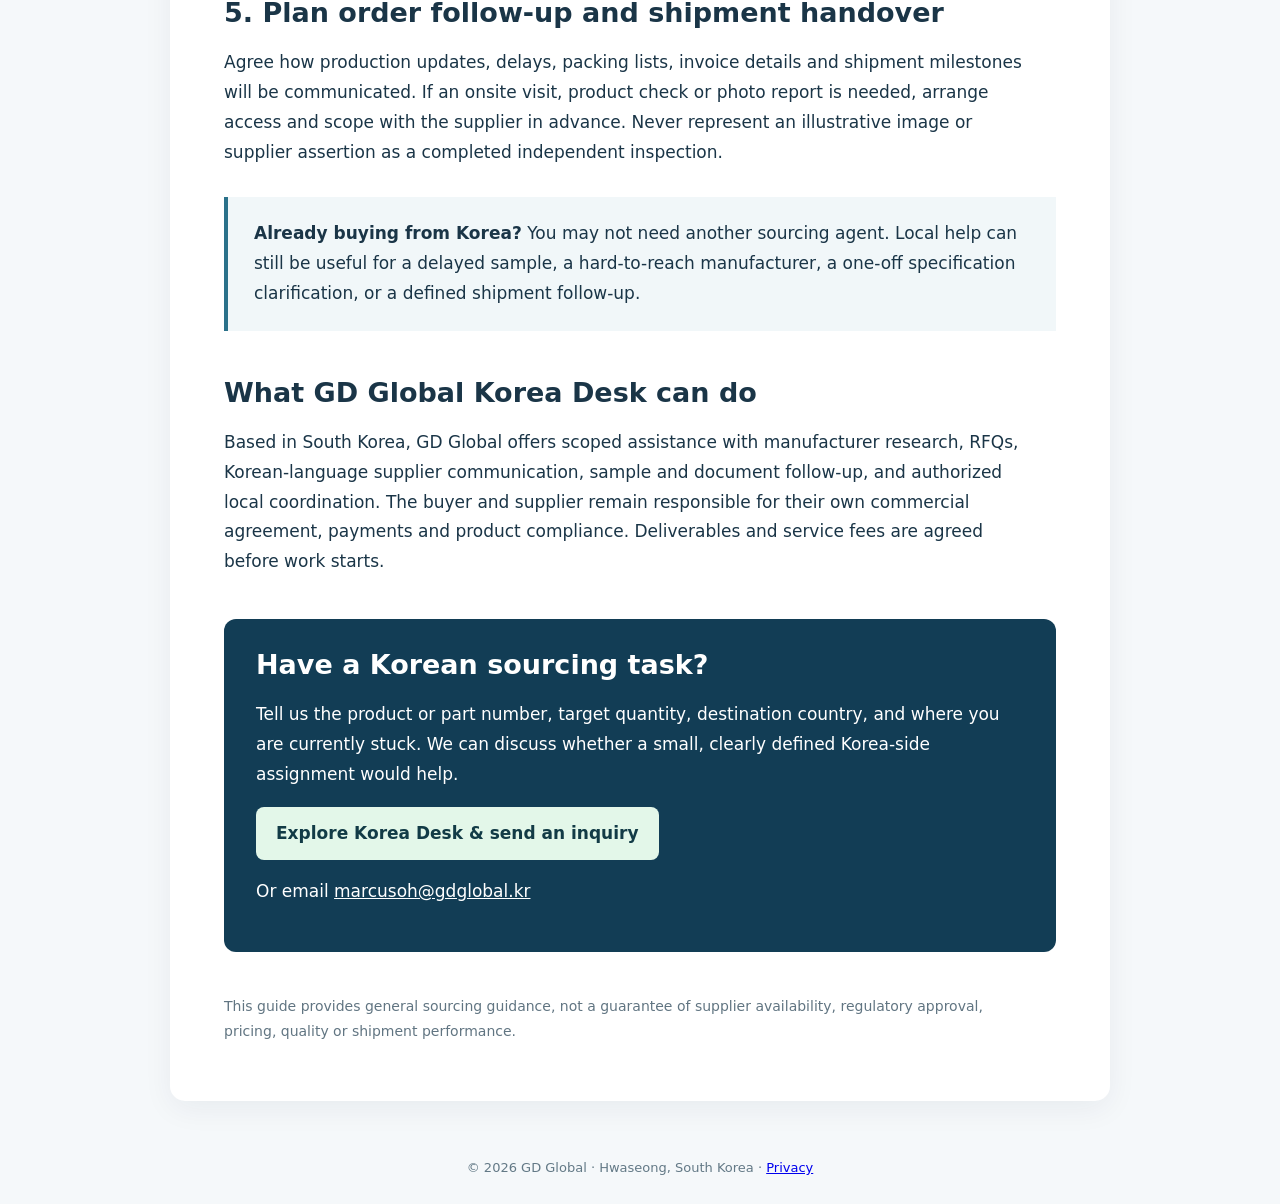
<file: korea-desk/korean-supplier-sourcing-guide/index.html>
<!doctype html><html lang="en"><head><meta charset="utf-8"><meta name="viewport" content="width=device-width, initial-scale=1">
<title>How to Source from Korean Manufacturers | GD Global Korea Desk</title>
<meta name="description" content="A practical guide for overseas buyers sourcing Korean manufacturers: supplier shortlists, RFQs, samples, documentation, shipping coordination and Korea-side follow-up.">
<meta name="robots" content="index,follow"><link rel="canonical" href="https://www.gdglobal.kr/korea-desk/korean-supplier-sourcing-guide/">
<meta property="og:type" content="article"><meta property="og:title" content="Sourcing from South Korea: A Practical Buyer Checklist"><meta property="og:description" content="How overseas importers can qualify Korean manufacturers and coordinate RFQs, samples and supplier communication."><meta property="og:url" content="https://www.gdglobal.kr/korea-desk/korean-supplier-sourcing-guide/">
<style>*{box-sizing:border-box}html{scroll-behavior:smooth}body{margin:0;background:#f5f8fa;color:#1a3547;font:17px/1.75 system-ui,-apple-system,"Segoe UI",Arial,sans-serif}header{background:white;border-bottom:1px solid #dce5eb;position:sticky;top:0;z-index:20}nav{max-width:1100px;margin:auto;padding:16px 24px;display:flex;justify-content:space-between;gap:24px;align-items:center;flex-wrap:wrap}nav a{color:#183a50;text-decoration:none}nav .brand{font-size:20px;font-weight:800;letter-spacing:.05em}.links{display:flex;gap:18px;flex-wrap:wrap;font-size:14px}.hero{background:linear-gradient(115deg,#0c2b41,#17516a);color:white;padding:72px 24px}.container{max-width:940px;margin:auto}.eyebrow{font-size:13px;letter-spacing:.16em;text-transform:uppercase;color:#bde3df;font-weight:700}h1{font-size:clamp(36px,5vw,57px);line-height:1.13;max-width:850px;margin:12px 0 20px}h2{font-size:27px;margin:44px 0 12px;line-height:1.35}p,li{max-width:800px}.lede{font-size:21px;color:#d9e7ed}.article{background:white;margin:32px auto;padding:44px 54px;border-radius:15px;box-shadow:0 8px 30px rgba(0,35,60,.06)}ol li{padding:9px 0}.note{padding:22px 26px;border-left:4px solid #2a718a;background:#f1f7f9;margin:30px 0}.cta{background:#123d55;color:white;padding:28px 32px;border-radius:12px;margin:42px 0}.cta a{color:white}.button{display:inline-block;background:#e3f7e9;color:#123b46!important;text-decoration:none;padding:12px 20px;border-radius:8px;font-weight:750}.small{font-size:14px;color:#617582}footer{text-align:center;padding:24px;font-size:13px;color:#637986}@media(max-width:650px){.article{padding:26px 22px;margin:16px}nav{padding:14px 20px}.hero{padding:48px 22px}}</style>
<script type="application/ld+json">{"@context":"https://schema.org","@type":"Article","headline":"Sourcing from South Korea: A Practical Buyer Checklist","datePublished":"2026-11-01","dateModified":"2026-11-01","author":{"@type":"Organization","name":"GD Global"},"publisher":{"@type":"Organization","name":"GD Global"},"mainEntityOfPage":"https://www.gdglobal.kr/korea-desk/korean-supplier-sourcing-guide/"}</script></head><body>
<header><nav><a class="brand" href="/">GD GLOBAL</a><div class="links"><a href="/">Home</a><a href="/brokerage/">Brokerage</a><a href="/korea-desk/">Korea Desk</a><a href="mailto:marcusoh@gdglobal.kr?subject=Korea%20Desk%20Sourcing%20Inquiry">Contact</a></div></nav></header>
<section class="hero"><div class="container"><div class="eyebrow">Korea Desk / Buyer Resources</div><h1>Sourcing from South Korea: A Practical Buyer Checklist</h1><p class="lede">Finding a manufacturer is only the beginning. Overseas procurement teams also need clear specifications, comparable quotes, realistic samples and dependable communication.</p><p>Published November 1, 2026 · GD Global Korea Desk</p></div></section>
<main class="container"><article class="article">
<h2>1. Define the purchase before approaching factories</h2><p>Specify the product, application, quantity, target market, materials, mandatory certifications, preferred Incoterms and required delivery date. For replacement parts, include part numbers, drawings and compatibility constraints. For OEM or ODM goods, distinguish a concept from a production-ready specification.</p>
<h2>2. Build a qualified manufacturer shortlist</h2><p>Separate actual manufacturers from trading firms. Compare what each supplier says it can make, minimum order quantities, sample availability, production lead times and export experience. Record the original source for each claim rather than treating an unverified listing as an established fact.</p>
<h2>3. Request comparable quotations</h2><p>Ask suppliers to quote against the same specification and quantity. Confirm currency, EXW/FOB/CFR or other agreed Incoterms, packaging, tooling and sample charges, payment terms, and quote validity. A low unit price is not necessarily a low landed cost.</p>
<h2>4. Verify samples and supporting documents</h2><p>Match samples to the requested model, material, dimensions, labeling and packaging. Obtain relevant test reports or certificates directly from the issuer where practical; do not assume a supplier-supplied document is independently authenticated. Regulatory obligations vary by product and destination market and require appropriate professional review.</p>
<h2>5. Plan order follow-up and shipment handover</h2><p>Agree how production updates, delays, packing lists, invoice details and shipment milestones will be communicated. If an onsite visit, product check or photo report is needed, arrange access and scope with the supplier in advance. Never represent an illustrative image or supplier assertion as a completed independent inspection.</p>
<div class="note"><strong>Already buying from Korea?</strong> You may not need another sourcing agent. Local help can still be useful for a delayed sample, a hard-to-reach manufacturer, a one-off specification clarification, or a defined shipment follow-up.</div>
<h2>What GD Global Korea Desk can do</h2><p>Based in South Korea, GD Global offers scoped assistance with manufacturer research, RFQs, Korean-language supplier communication, sample and document follow-up, and authorized local coordination. The buyer and supplier remain responsible for their own commercial agreement, payments and product compliance. Deliverables and service fees are agreed before work starts.</p>
<div class="cta"><h2 style="margin:0 0 12px">Have a Korean sourcing task?</h2><p>Tell us the product or part number, target quantity, destination country, and where you are currently stuck. We can discuss whether a small, clearly defined Korea-side assignment would help.</p><p><a class="button" href="/korea-desk/">Explore Korea Desk &amp; send an inquiry</a></p><p>Or email <a href="mailto:marcusoh@gdglobal.kr?subject=Korea%20Desk%20Sourcing%20Inquiry">marcusoh@gdglobal.kr</a></p></div>
<p class="small">This guide provides general sourcing guidance, not a guarantee of supplier availability, regulatory approval, pricing, quality or shipment performance.</p>
</article></main><footer>© 2026 GD Global · Hwaseong, South Korea · <a href="/privacy.html">Privacy</a></footer></body></html>
</file>
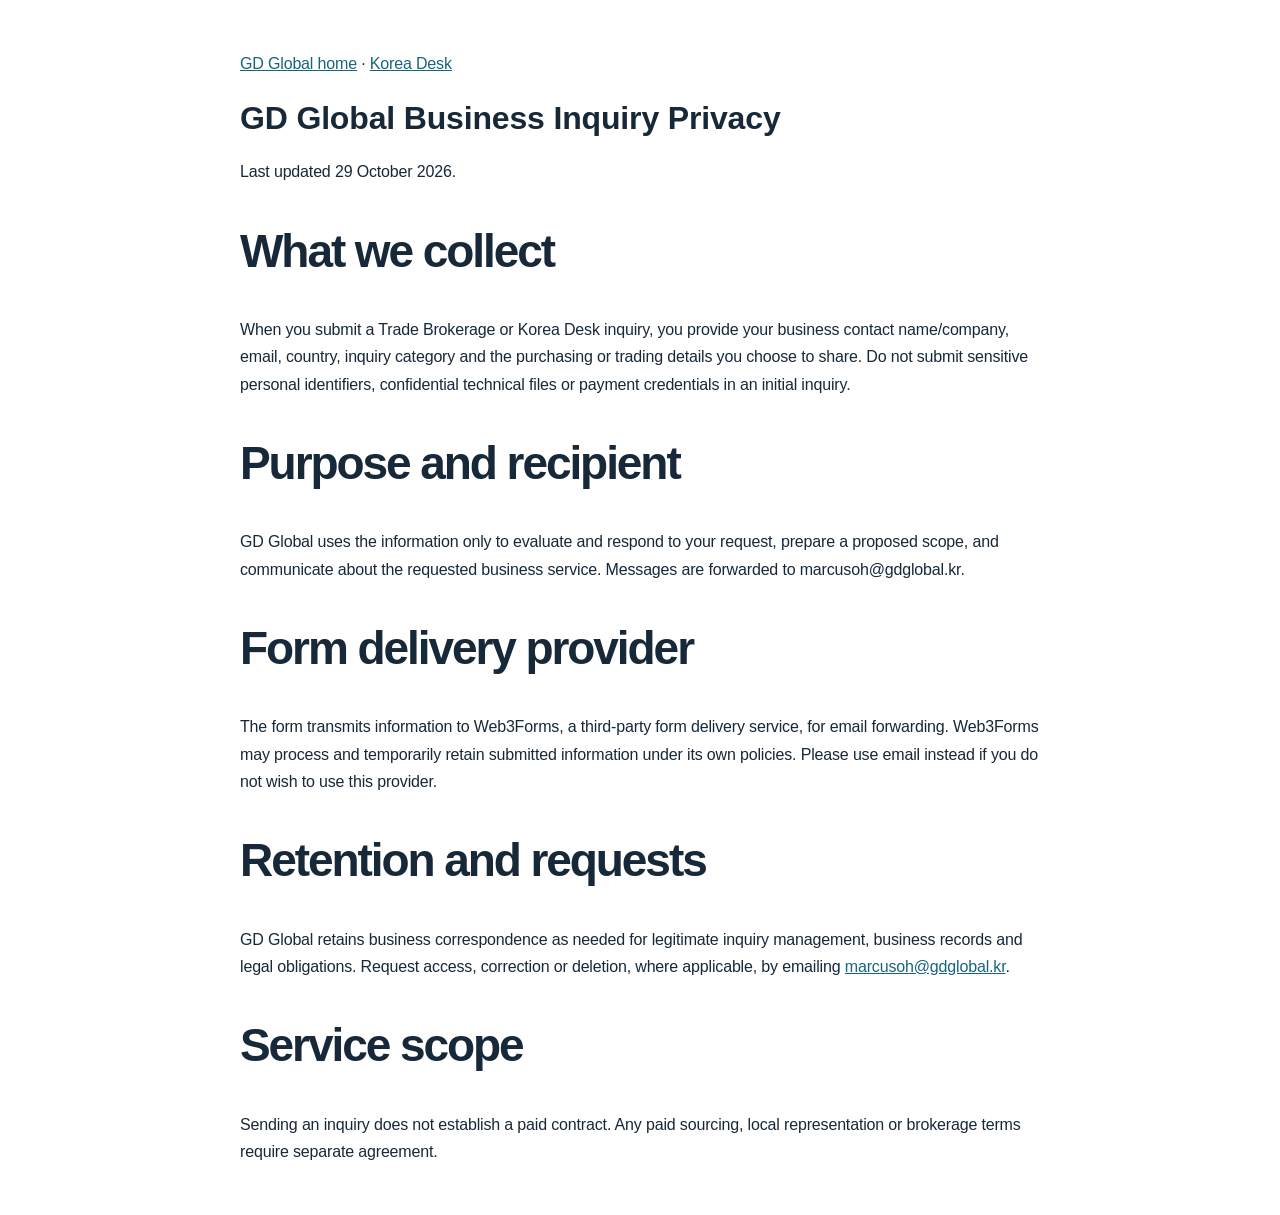
<file: business-inquiry-privacy.html>
<!doctype html><html lang="en"><head><meta charset="utf-8"><meta name="viewport" content="width=device-width,initial-scale=1"><title>Business Inquiry Privacy | GD Global</title><style>body{font:16px/1.7 system-ui,Arial;color:#173342;max-width:800px;margin:50px auto;padding:0 22px}h1{line-height:1.2}a{color:#17657c}</style><link rel="stylesheet" href="/gd-global-theme-20261029.css?v=20261029-2"></head><body><p><a href="/">GD Global home</a> · <a href="/korea-desk/">Korea Desk</a></p><h1>GD Global Business Inquiry Privacy</h1><p>Last updated 29 October 2026.</p><h2>What we collect</h2><p>When you submit a Trade Brokerage or Korea Desk inquiry, you provide your business contact name/company, email, country, inquiry category and the purchasing or trading details you choose to share. Do not submit sensitive personal identifiers, confidential technical files or payment credentials in an initial inquiry.</p><h2>Purpose and recipient</h2><p>GD Global uses the information only to evaluate and respond to your request, prepare a proposed scope, and communicate about the requested business service. Messages are forwarded to marcusoh@gdglobal.kr.</p><h2>Form delivery provider</h2><p>The form transmits information to Web3Forms, a third-party form delivery service, for email forwarding. Web3Forms may process and temporarily retain submitted information under its own policies. Please use email instead if you do not wish to use this provider.</p><h2>Retention and requests</h2><p>GD Global retains business correspondence as needed for legitimate inquiry management, business records and legal obligations. Request access, correction or deletion, where applicable, by emailing <a href="mailto:marcusoh@gdglobal.kr">marcusoh@gdglobal.kr</a>.</p><h2>Service scope</h2><p>Sending an inquiry does not establish a paid contract. Any paid sourcing, local representation or brokerage terms require separate agreement.</p></body></html>
</file>
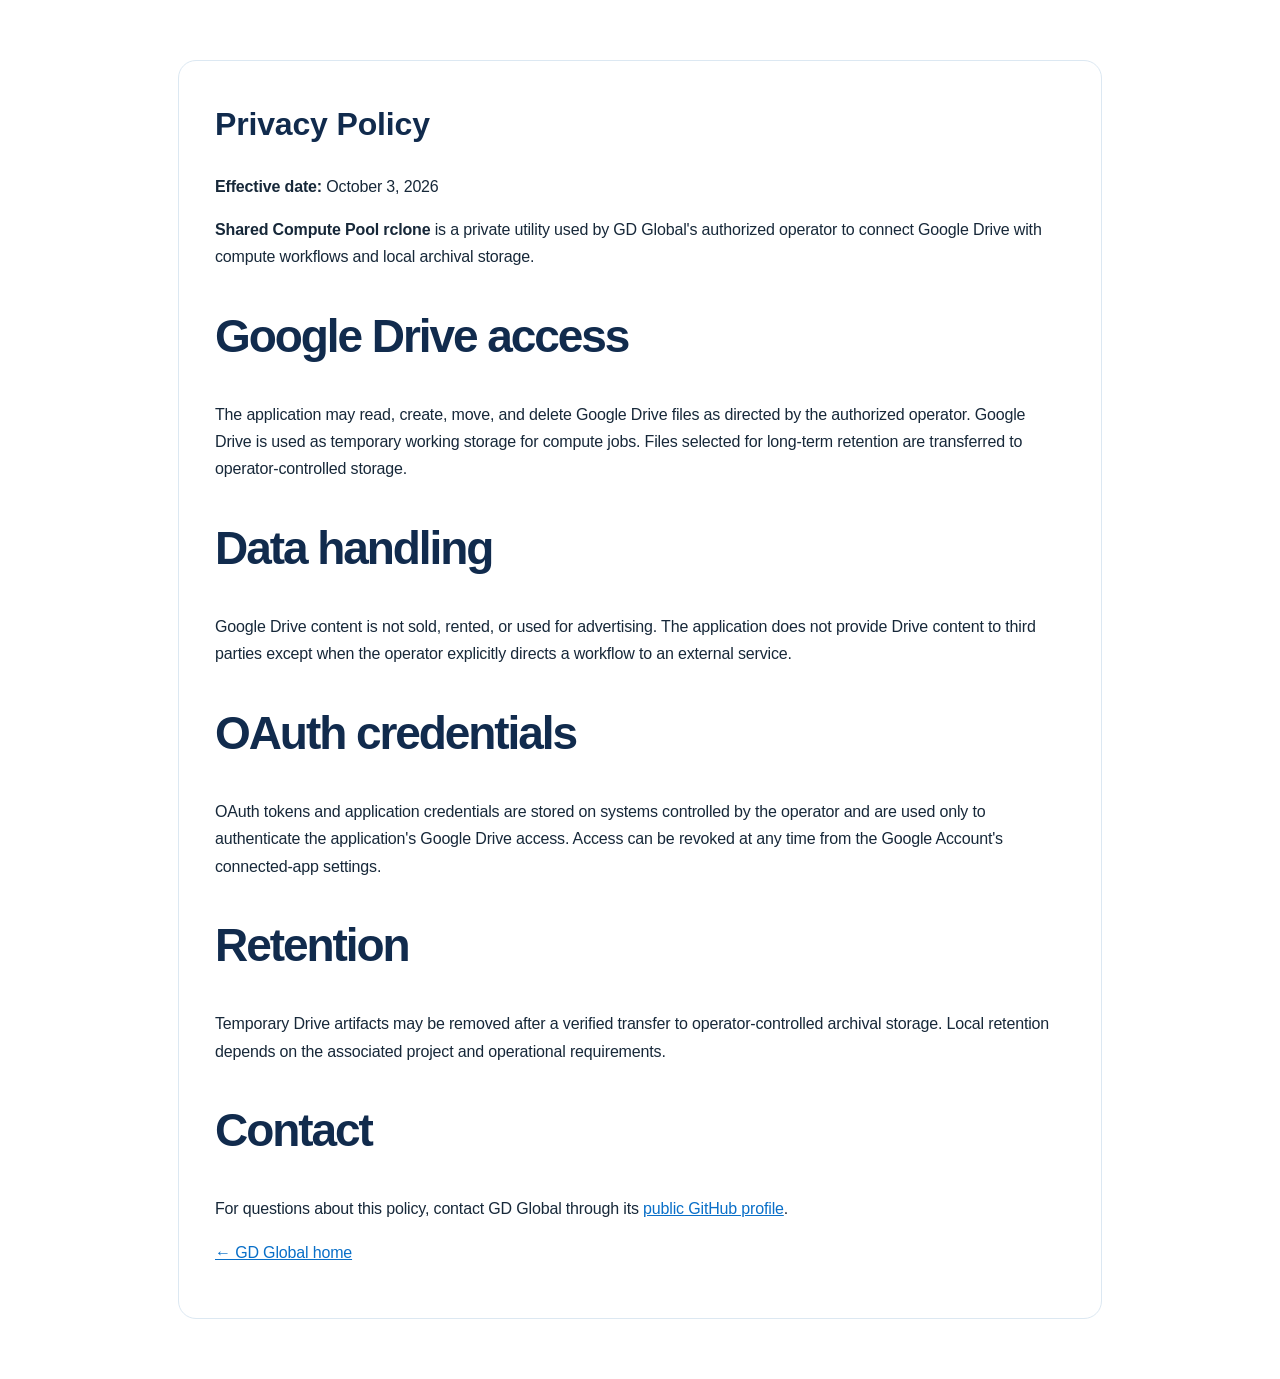
<file: privacy.html>
<!doctype html>
<html lang="ko">
<head>
  <meta charset="utf-8">
  <meta name="viewport" content="width=device-width, initial-scale=1">
  <meta name="description" content="GD Global Shared Compute Pool rclone privacy policy.">
  <title>Privacy Policy | GD Global</title>
  <style>
    body{margin:0;background:#f7faff;color:#193453;font-family:system-ui,-apple-system,"Segoe UI","Noto Sans KR",sans-serif;line-height:1.75}
    main{width:min(850px,calc(100% - 40px));margin:60px auto;background:#fff;border:1px solid #dce8f2;border-radius:18px;padding:36px}
    h1,h2{color:#112b4d}h1{margin-top:0}a{color:#096fc8}code{background:#eff6fb;padding:2px 5px;border-radius:5px}
  </style>
<link rel="stylesheet" href="/gd-global-theme-20261029.css?v=20261029-2"></head>
<body><main>
<h1>Privacy Policy</h1>
<p><strong>Effective date:</strong> October 3, 2026</p>
<p><strong>Shared Compute Pool rclone</strong> is a private utility used by GD Global's authorized operator to connect Google Drive with compute workflows and local archival storage.</p>
<h2>Google Drive access</h2>
<p>The application may read, create, move, and delete Google Drive files as directed by the authorized operator. Google Drive is used as temporary working storage for compute jobs. Files selected for long-term retention are transferred to operator-controlled storage.</p>
<h2>Data handling</h2>
<p>Google Drive content is not sold, rented, or used for advertising. The application does not provide Drive content to third parties except when the operator explicitly directs a workflow to an external service.</p>
<h2>OAuth credentials</h2>
<p>OAuth tokens and application credentials are stored on systems controlled by the operator and are used only to authenticate the application's Google Drive access. Access can be revoked at any time from the Google Account's connected-app settings.</p>
<h2>Retention</h2>
<p>Temporary Drive artifacts may be removed after a verified transfer to operator-controlled archival storage. Local retention depends on the associated project and operational requirements.</p>
<h2>Contact</h2>
<p>For questions about this policy, contact GD Global through its <a href="https://github.com/modernsnc2022-ai">public GitHub profile</a>.</p>
<p><a href="/">← GD Global home</a></p>
</main></body></html>
</file>
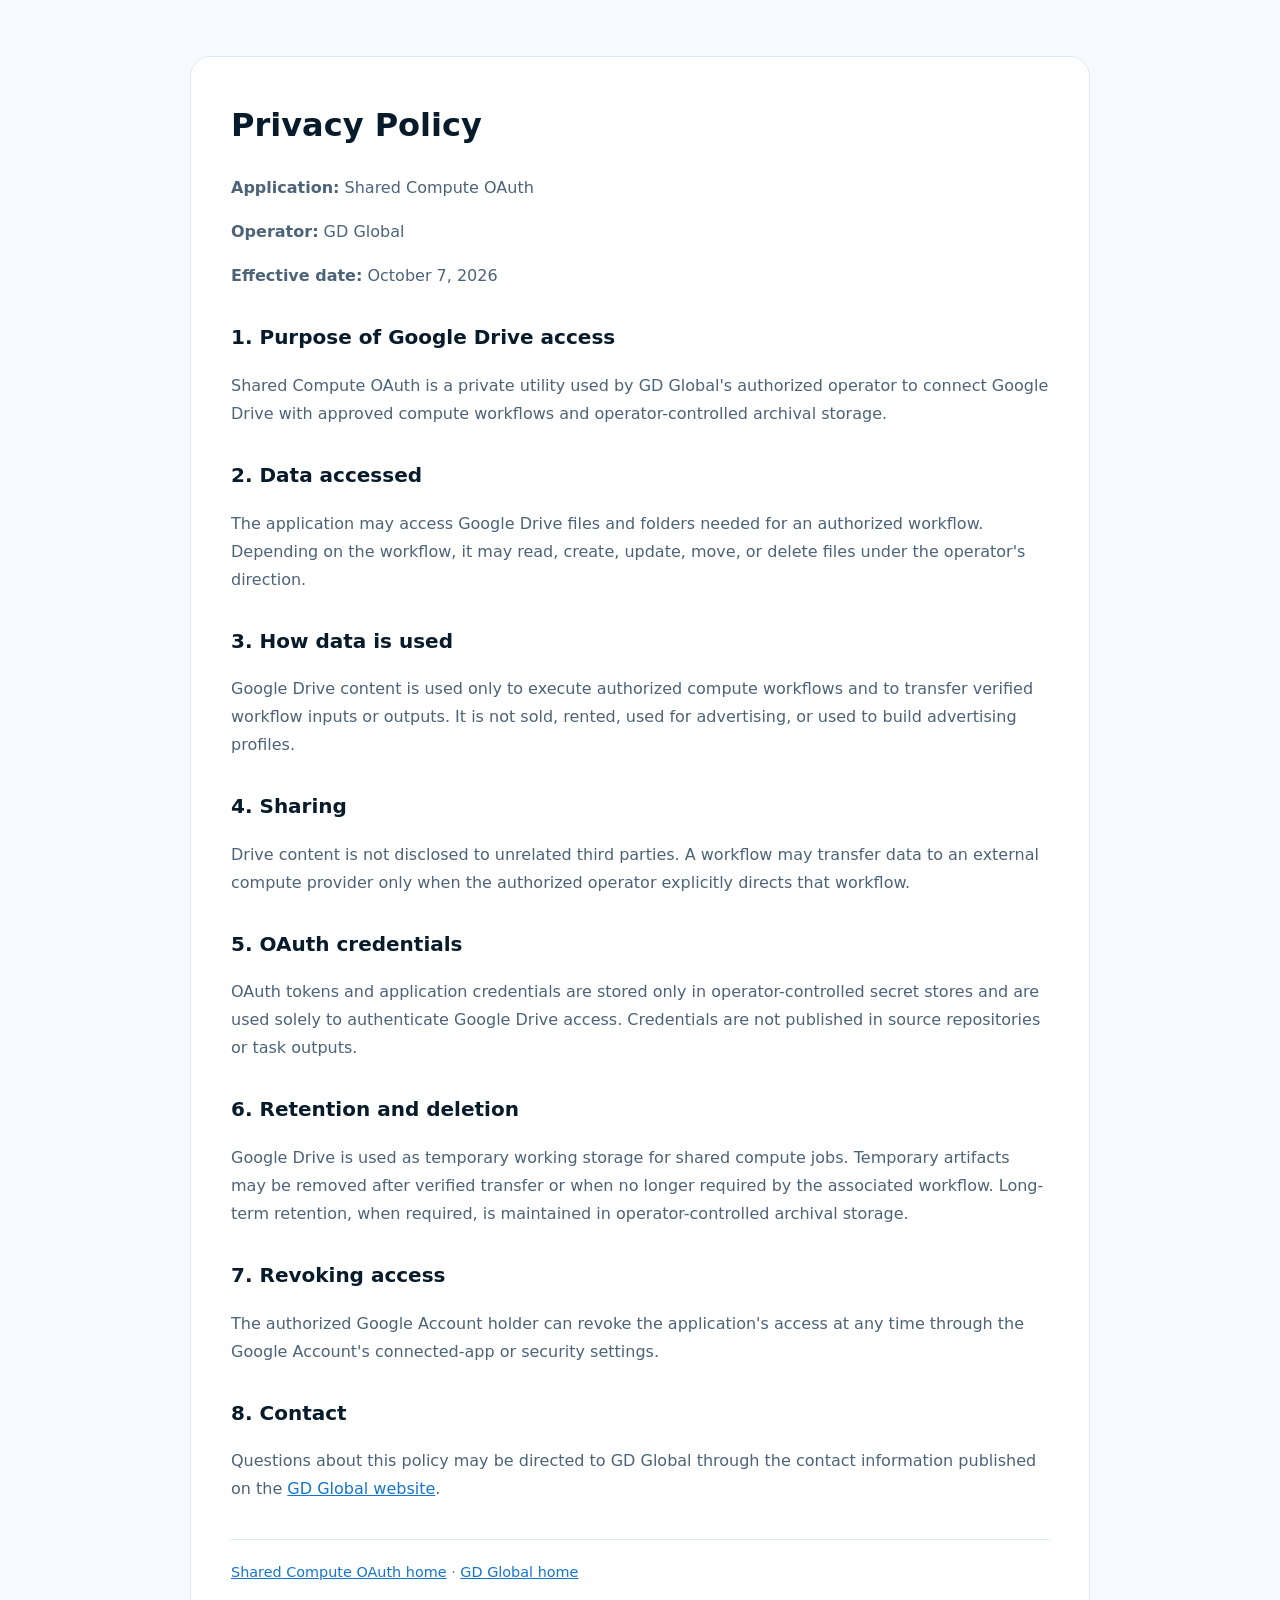
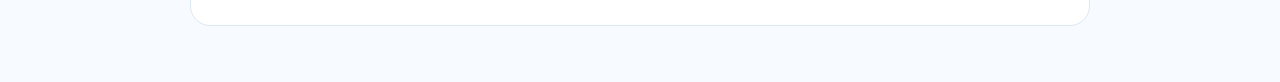
<file: shared-compute-oauth/privacy.html>
<!doctype html>
<html lang="en">
<head>
  <meta charset="utf-8">
  <meta name="viewport" content="width=device-width, initial-scale=1">
  <meta name="description" content="Privacy Policy for GD Global Shared Compute OAuth.">
  <title>Privacy Policy | Shared Compute OAuth | GD Global</title>
  <style>
    :root{--navy:#071b2b;--blue:#1374d1;--ink:#193453;--muted:#66798a;--line:#dce8f2;--soft:#f7faff}
    *{box-sizing:border-box}
    body{margin:0;background:var(--soft);color:var(--ink);font-family:system-ui,-apple-system,"Segoe UI","Noto Sans KR",sans-serif;line-height:1.75}
    main{width:min(900px,calc(100% - 40px));margin:56px auto;background:#fff;border:1px solid var(--line);border-radius:20px;padding:40px}
    h1,h2{color:var(--navy)} h1{margin-top:0} h2{margin-top:30px;font-size:1.25rem}
    p,li{color:#4c6378} a{color:var(--blue)}
    footer{margin-top:36px;padding-top:20px;border-top:1px solid var(--line);font-size:.9rem;color:var(--muted)}
  </style>
</head>
<body>
<main>
  <h1>Privacy Policy</h1>
  <p><strong>Application:</strong> Shared Compute OAuth</p>
  <p><strong>Operator:</strong> GD Global</p>
  <p><strong>Effective date:</strong> October 7, 2026</p>

  <h2>1. Purpose of Google Drive access</h2>
  <p>
    Shared Compute OAuth is a private utility used by GD Global's authorized operator
    to connect Google Drive with approved compute workflows and operator-controlled
    archival storage.
  </p>

  <h2>2. Data accessed</h2>
  <p>
    The application may access Google Drive files and folders needed for an authorized
    workflow. Depending on the workflow, it may read, create, update, move, or delete
    files under the operator's direction.
  </p>

  <h2>3. How data is used</h2>
  <p>
    Google Drive content is used only to execute authorized compute workflows and to
    transfer verified workflow inputs or outputs. It is not sold, rented, used for
    advertising, or used to build advertising profiles.
  </p>

  <h2>4. Sharing</h2>
  <p>
    Drive content is not disclosed to unrelated third parties. A workflow may transfer
    data to an external compute provider only when the authorized operator explicitly
    directs that workflow.
  </p>

  <h2>5. OAuth credentials</h2>
  <p>
    OAuth tokens and application credentials are stored only in operator-controlled
    secret stores and are used solely to authenticate Google Drive access. Credentials
    are not published in source repositories or task outputs.
  </p>

  <h2>6. Retention and deletion</h2>
  <p>
    Google Drive is used as temporary working storage for shared compute jobs. Temporary
    artifacts may be removed after verified transfer or when no longer required by the
    associated workflow. Long-term retention, when required, is maintained in
    operator-controlled archival storage.
  </p>

  <h2>7. Revoking access</h2>
  <p>
    The authorized Google Account holder can revoke the application's access at any
    time through the Google Account's connected-app or security settings.
  </p>

  <h2>8. Contact</h2>
  <p>
    Questions about this policy may be directed to GD Global through the contact
    information published on the <a href="/">GD Global website</a>.
  </p>

  <footer>
    <a href="./">Shared Compute OAuth home</a> · <a href="/">GD Global home</a>
  </footer>
</main>
</body>
</html>
</file>
<file: gd-global-theme-20261029.css>
/* GD Global unified premium visual identity - 2026-10-29 */
:root{--navy:#101e2e;--blue:#284e66;--ink:#172839;--cream:#f6f7f7;--line:#e2e8eb;--accent:#c5a47a}
html{scroll-behavior:smooth}body{font-family:Inter,"Segoe UI",Arial,sans-serif!important;line-height:1.7;letter-spacing:-.01em;color:var(--ink);-webkit-font-smoothing:antialiased;background:#fff}
header{background:rgba(255,255,255,.96)!important;border-bottom:1px solid #e7ecee!important;box-shadow:0 6px 32px rgba(12,30,47,.05)!important;backdrop-filter:blur(14px)}
.wrap{max-width:1190px!important;padding-left:28px!important;padding-right:28px!important}
.brand{font-weight:850!important;letter-spacing:.075em!important;color:#102639!important}.brand small{letter-spacing:.14em!important;font-weight:550!important}
.hero{background:radial-gradient(circle at 92% 20%,rgba(83,121,144,.28),transparent 40%),linear-gradient(120deg,#0b192b,#18384a 70%,#244858)!important;color:#fff!important;position:relative;overflow:hidden;padding-top:112px!important;padding-bottom:116px!important}
.hero:before{content:"";position:absolute;right:-115px;top:-145px;width:570px;height:570px;border:1px solid rgba(255,255,255,.12);border-radius:50%;box-shadow:0 0 0 85px rgba(255,255,255,.025),0 0 0 175px rgba(255,255,255,.015);pointer-events:none}
.hero .wrap{position:relative;z-index:1}
.hero h1{font-size:clamp(41px,5.4vw,72px)!important;letter-spacing:-.055em!important;line-height:1.1!important;font-weight:760!important;max-width:880px}
.hero p{color:#d4e0e5!important;font-size:18px!important;max-width:720px}
.eyebrow,.tag{color:#c6a67c!important;letter-spacing:.17em!important;font-size:11px!important;font-weight:800!important}
.section{padding-top:88px!important;padding-bottom:88px!important}.light,.section.light{background:#f7f8f8!important}
h2{font-size:clamp(30px,3.6vw,46px)!important;letter-spacing:-.045em!important;line-height:1.18!important;font-weight:760!important}
.grid{gap:20px!important}.card{border-radius:10px!important;border:1px solid #e2e8eb!important;box-shadow:0 9px 32px rgba(23,46,62,.035)!important;padding:28px!important;transition:transform .2s,box-shadow .2s!important;background:#fff!important}
.card:hover{transform:translateY(-4px);box-shadow:0 18px 44px rgba(19,41,57,.09)!important}
.card h3{font-size:19px;letter-spacing:-.025em}.card p{color:#62727e!important}
.cta,.button,button[type=submit]{background:#cfb089!important;color:#18293a!important;border-radius:5px!important;font-weight:800!important;box-shadow:0 7px 20px rgba(10,25,40,.08);transition:background .2s,transform .2s}
.cta:hover,.button:hover,button[type=submit]:hover{background:#e1c49f!important;transform:translateY(-1px)}
.panel{border:1px solid #e0e7eb!important;border-radius:12px!important;box-shadow:0 20px 55px rgba(16,38,56,.055)!important}
input:not([type=checkbox]),textarea,select{border-radius:6px!important;border:1px solid #cbd8df!important;background:#fdfefe!important}
input:focus,textarea:focus,select:focus{outline:2px solid rgba(196,164,122,.32)!important;outline-offset:1px}
.note{border-left-color:#c5a47a!important;background:#f9faf9!important}
footer{background:#0d1d2e!important;color:#d1dce1!important}
a:focus-visible,button:focus-visible{outline:3px solid #c5a47a;outline-offset:3px}
@media(max-width:900px){.grid{grid-template-columns:repeat(2,minmax(0,1fr))}}
@media(max-width:750px){.wrap{padding-left:20px!important;padding-right:20px!important}.hero{padding-top:74px!important;padding-bottom:80px!important}.hero h1{font-size:clamp(36px,10vw,52px)!important}.hero p{font-size:16px!important}.hero:before{width:290px;height:290px;right:-170px;top:-60px}.section{padding-top:55px!important;padding-bottom:55px!important}.grid,.steps,.two{grid-template-columns:1fr!important}.card{padding:24px!important}}
@media(prefers-reduced-motion:reduce){*{transition:none!important;scroll-behavior:auto!important}}
</file>
